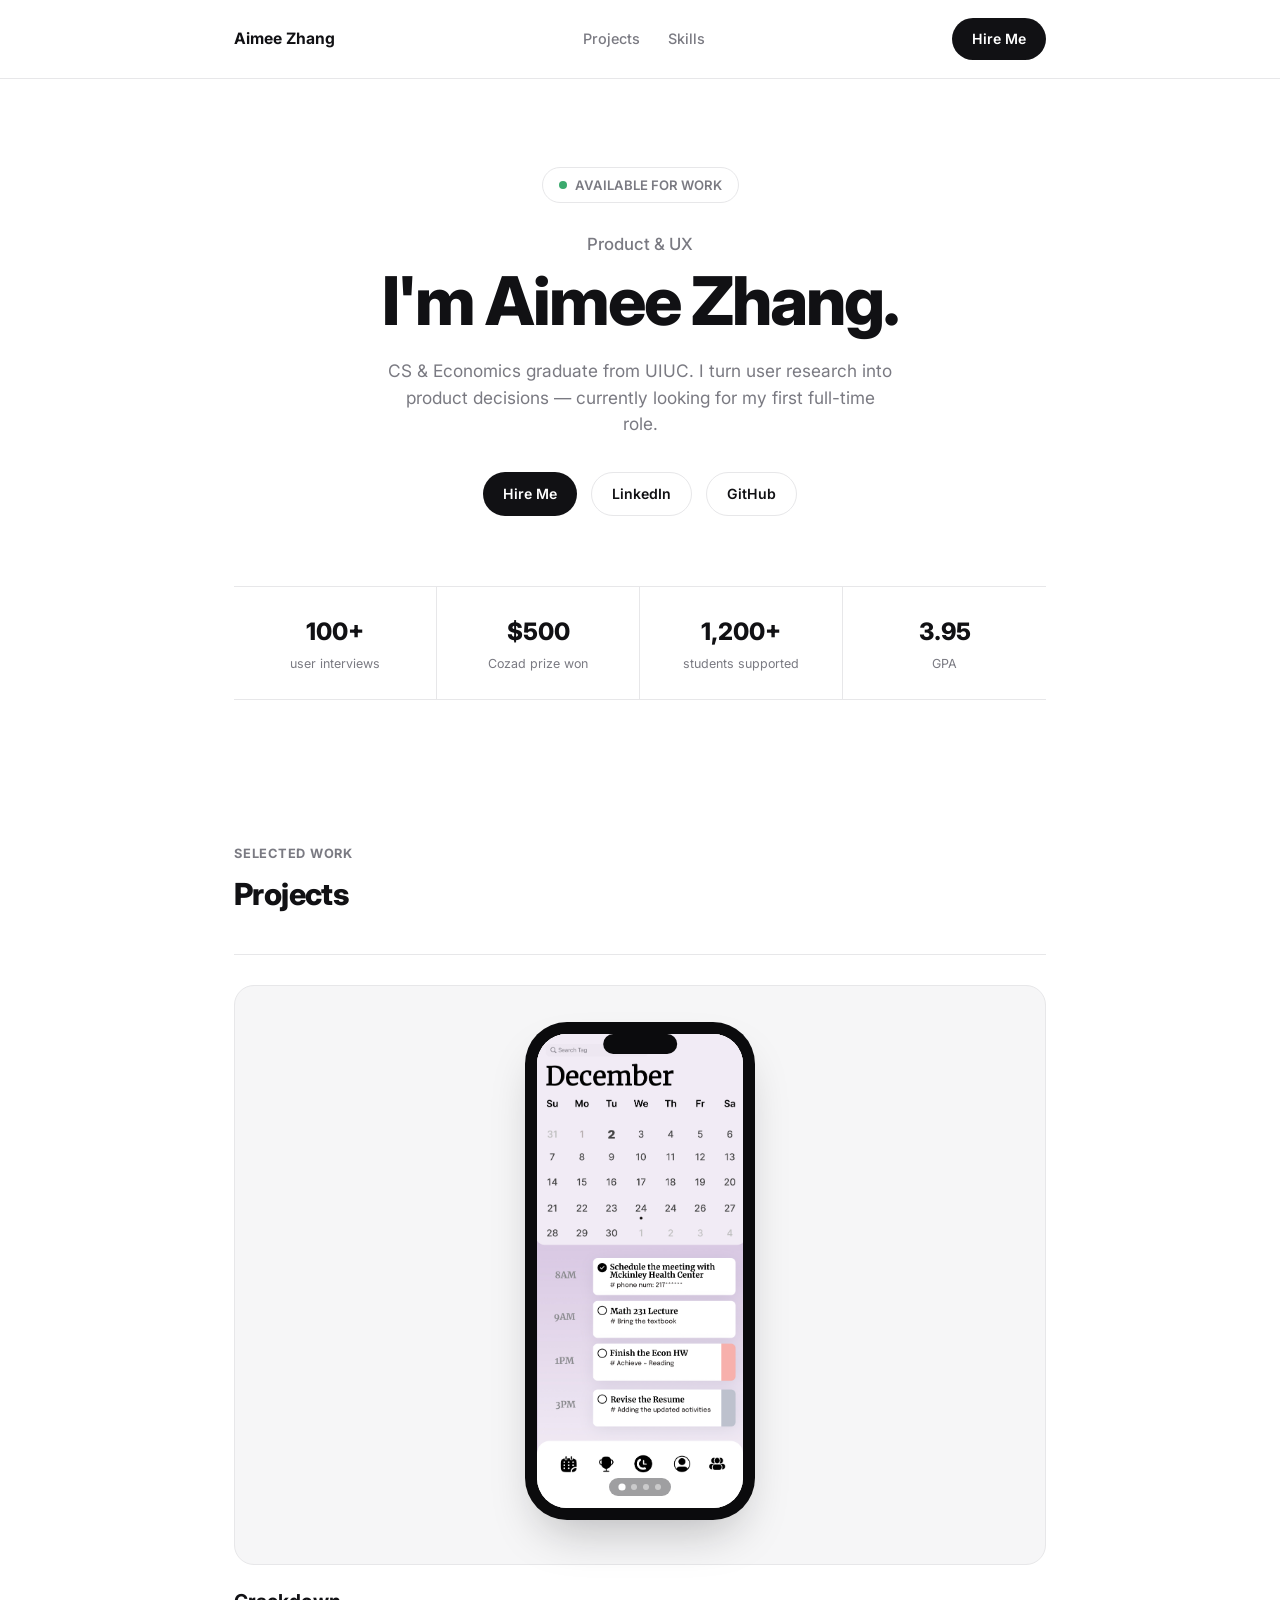
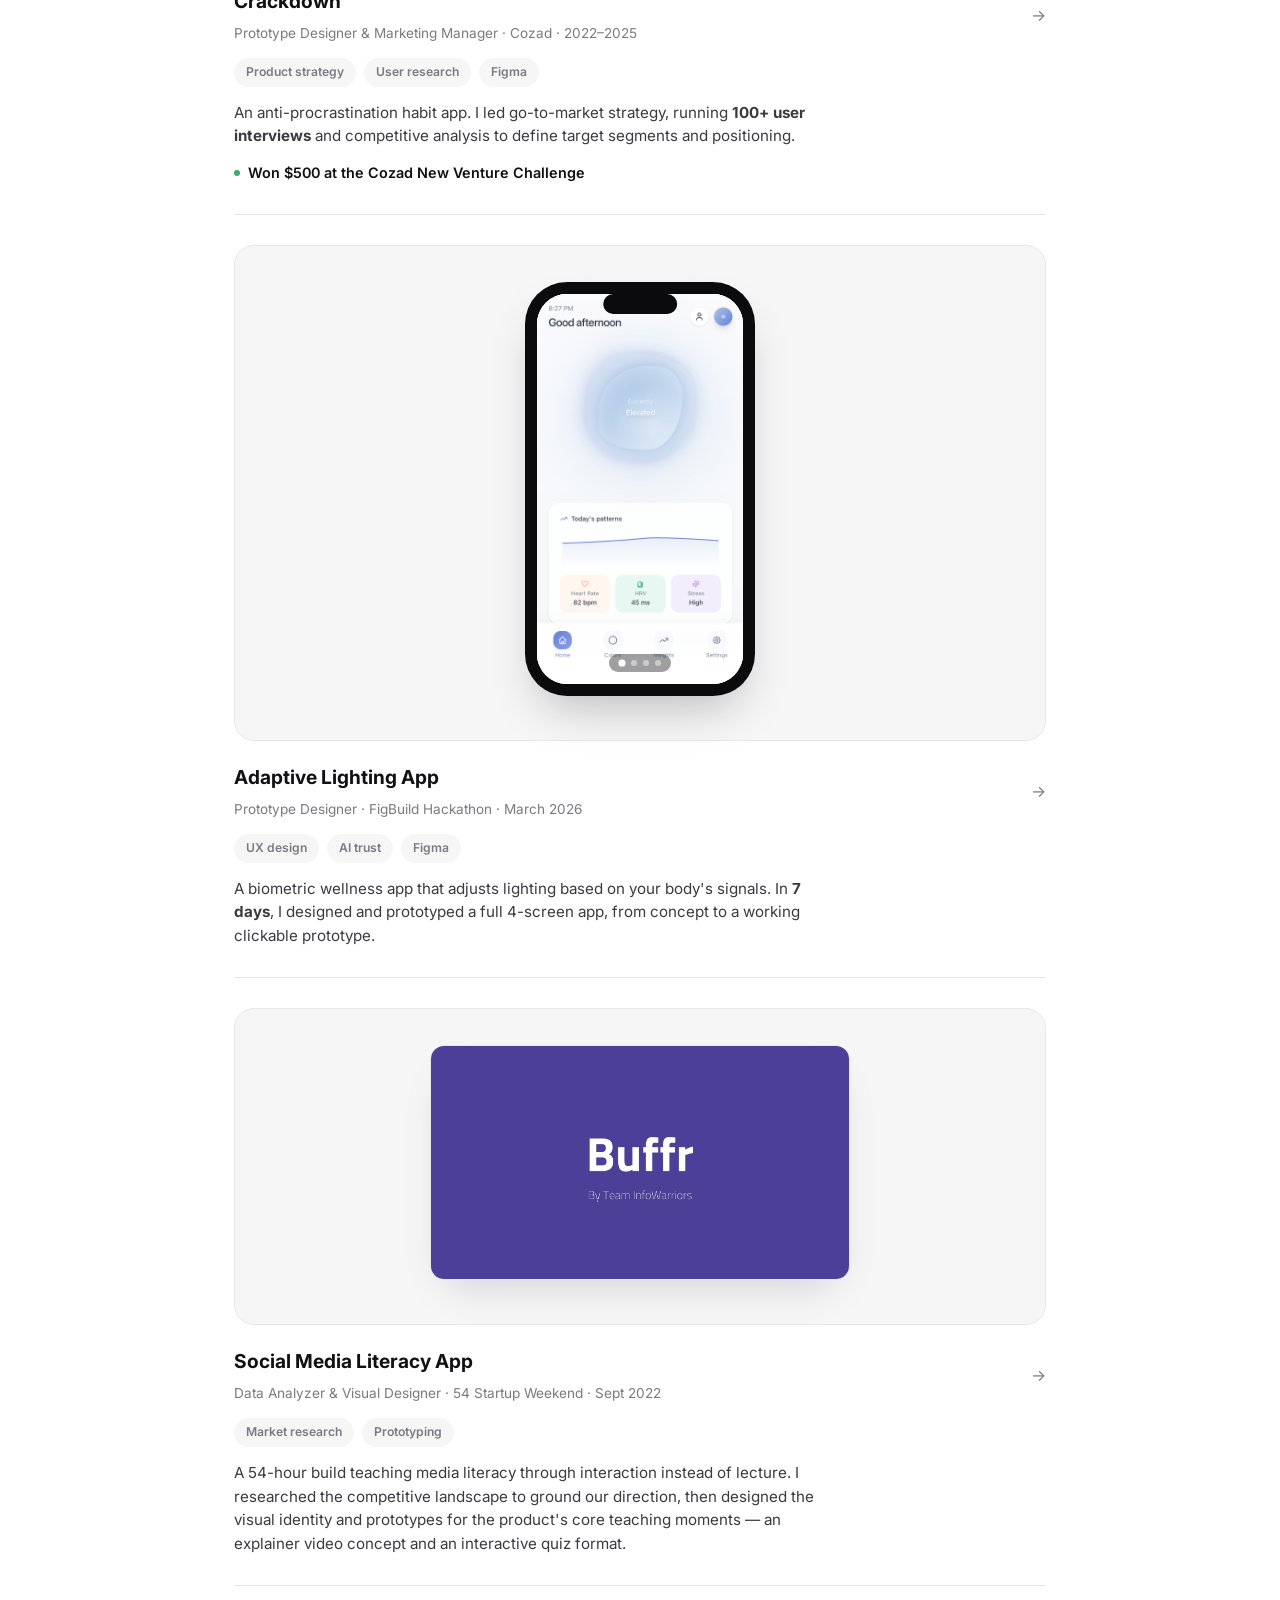
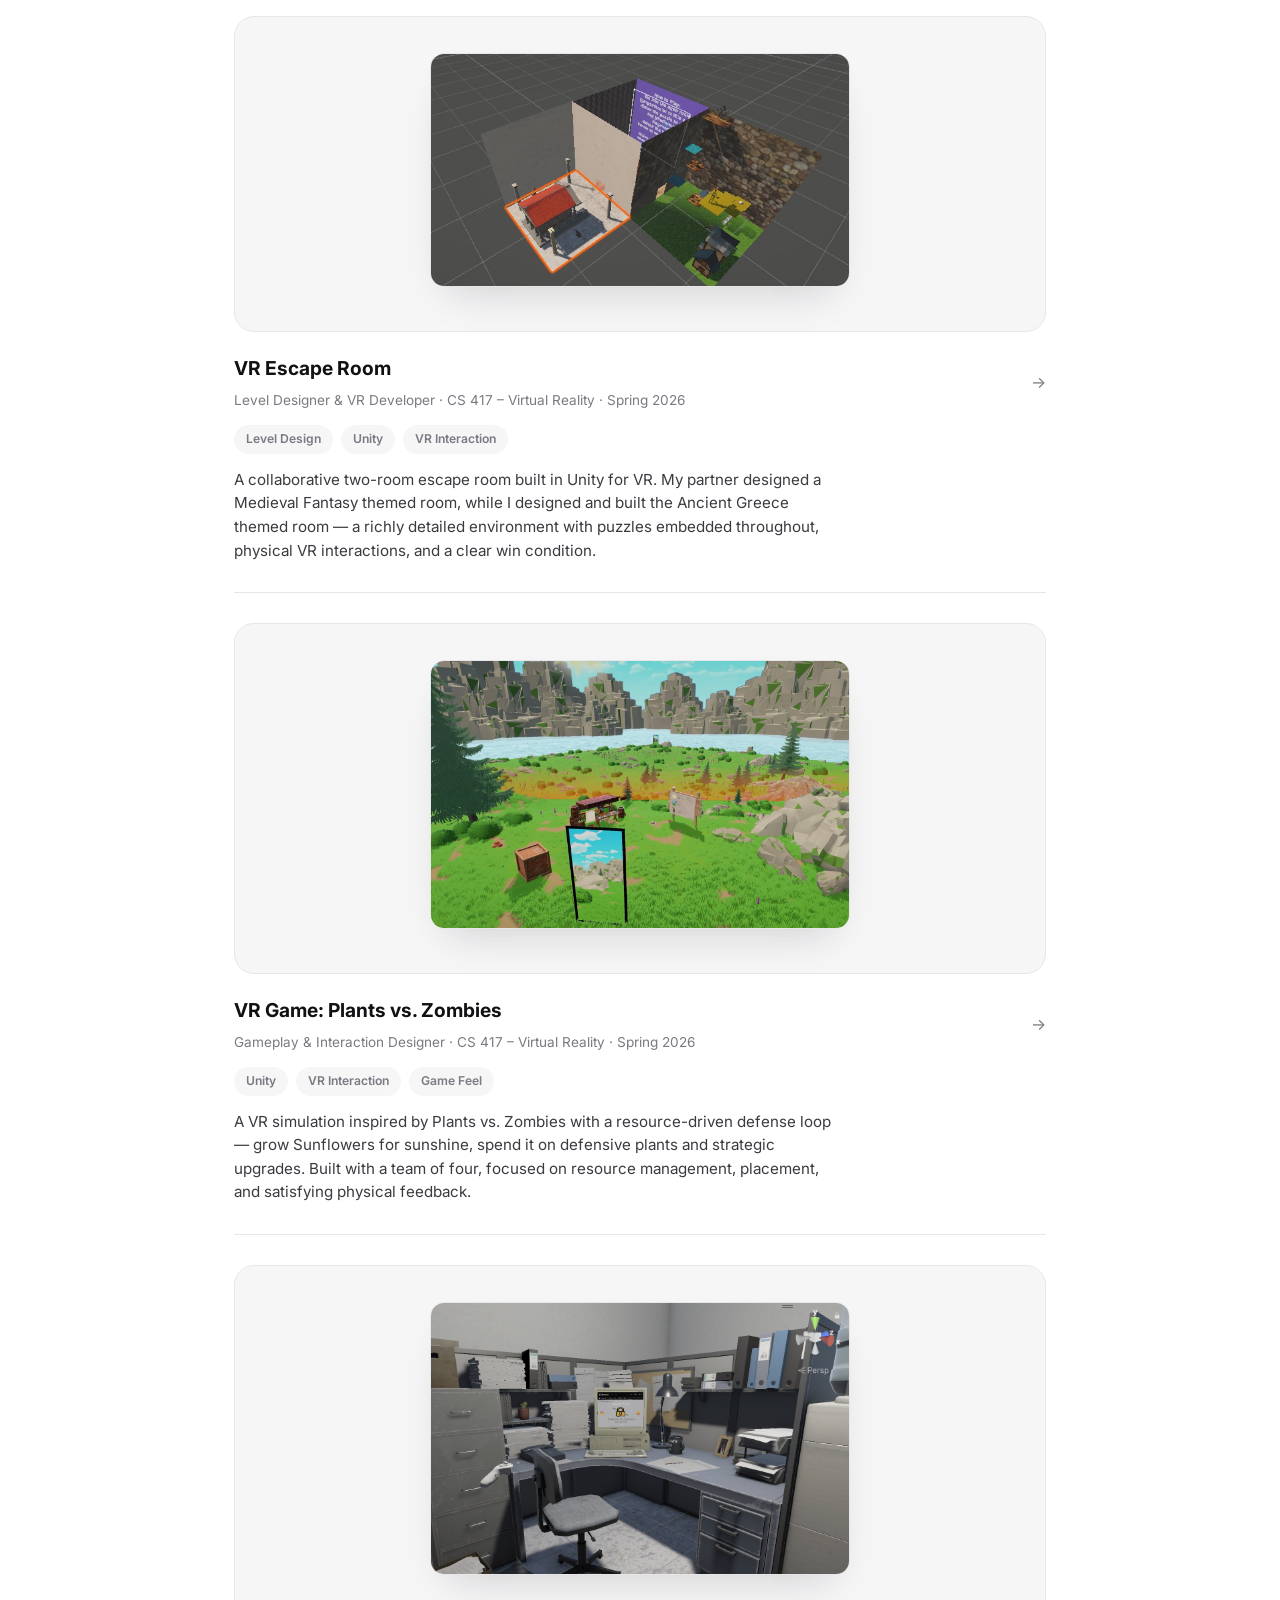
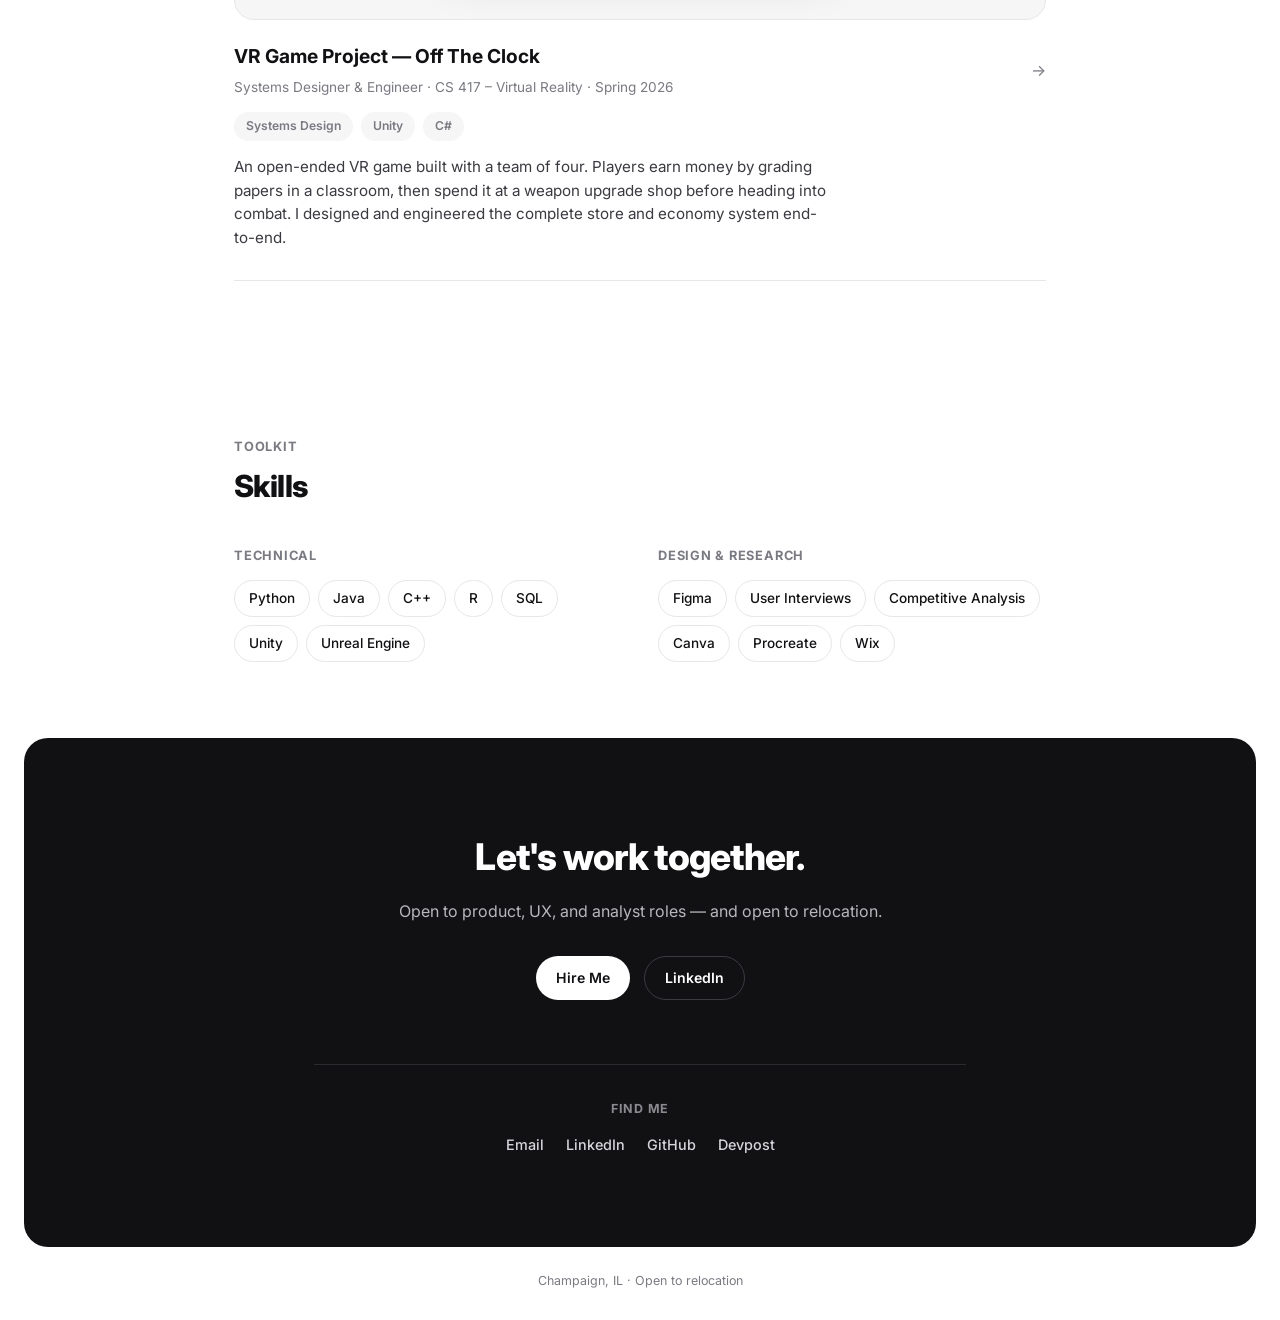
<file: index.html>
<!DOCTYPE html>
<html lang="en">
<head>
<meta charset="UTF-8">
<meta name="viewport" content="width=device-width, initial-scale=1.0">
<title>Aimee Zhang — Product &amp; UX</title>
<link rel="preconnect" href="https://fonts.googleapis.com">
<link href="https://fonts.googleapis.com/css2?family=Inter:wght@400;500;600;700;800&display=swap" rel="stylesheet">
<link rel="stylesheet" href="css/style.css?v=4">
</head>
<body>

<nav>
  <div class="wrap">
    <div class="brand">Aimee Zhang</div>
    <div class="navlinks">
      <a href="#work">Projects</a>
      <a href="#skills">Skills</a>
    </div>
    <a class="btn-pill" href="mailto:Aimeezhang1122@outlook.com">Hire Me</a>
  </div>
</nav>

<section class="hero">
  <div class="wrap">
    <span class="badge"><span class="dot"></span> AVAILABLE FOR WORK</span>
    <div class="kicker">Product &amp; UX</div>
    <h1>I'm Aimee Zhang.</h1>
    <p class="sub">CS &amp; Economics graduate from UIUC. I turn user research into product decisions — currently looking for my first full-time role.</p>
    <div class="hero-actions">
      <a class="btn-pill" href="mailto:Aimeezhang1122@outlook.com">Hire Me</a>
      <a class="btn-ghost" href="https://linkedin.com/in/aimee-zhang1122" target="_blank" rel="noopener">LinkedIn</a>
      <a class="btn-ghost" href="https://github.com/AimeeZzzz22" target="_blank" rel="noopener">GitHub</a>
    </div>

    <div class="metrics">
      <div class="metric"><div class="num">100+</div><div class="lbl">user interviews</div></div>
      <div class="metric"><div class="num">$500</div><div class="lbl">Cozad prize won</div></div>
      <div class="metric"><div class="num">1,200+</div><div class="lbl">students supported</div></div>
      <div class="metric"><div class="num">3.95</div><div class="lbl">GPA</div></div>
    </div>
  </div>
</section>

<section class="section" id="work">
  <div class="wrap">
    <div class="section-head">
      <div>
        <span class="eyebrow">Selected Work</span>
        <h2>Projects</h2>
      </div>
    </div>

    <a class="project-card" href="projects/crackdown.html">
      <div class="project-card-image">
        <div class="phone-frame">
          <div class="phone-screen">
            <div class="phone-slides">
              <div class="phone-slide"><img src="images/crackdown/preview.jpg" alt="Crackdown app calendar and daily task view"></div>
              <div class="phone-slide"><img src="images/crackdown/new-todo.png" alt="Crackdown app new to-do creation screen"></div>
              <div class="phone-slide"><img src="images/crackdown/goal-board.png" alt="Crackdown app goal board overview"></div>
              <div class="phone-slide"><img src="images/crackdown/goal-detail.png" alt="Crackdown app individual goal detail screen"></div>
            </div>
            <div class="phone-dots">
              <span class="phone-dot active"></span>
              <span class="phone-dot"></span>
              <span class="phone-dot"></span>
              <span class="phone-dot"></span>
            </div>
          </div>
        </div>
      </div>
      <div class="project-card-body">
        <div class="project-card-top">
          <div>
            <div class="project-title">Crackdown</div>
            <div class="project-meta">Prototype Designer &amp; Marketing Manager · Cozad · 2022–2025</div>
          </div>
          <span class="project-card-arrow">→</span>
        </div>
        <div class="tags"><span class="tag">Product strategy</span><span class="tag">User research</span><span class="tag">Figma</span></div>
        <p class="project-card-excerpt">An anti-procrastination habit app. I led go-to-market strategy, running <b>100+ user interviews</b> and competitive analysis to define target segments and positioning.</p>
        <div class="outcome-line"><span class="dot"></span> Won $500 at the Cozad New Venture Challenge</div>
      </div>
    </a>

    <a class="project-card" href="projects/adaptive-lighting.html">
      <div class="project-card-image">
        <div class="phone-frame">
          <div class="phone-screen">
            <div class="phone-slides">
              <div class="phone-slide"><img src="images/adaptive-lighting/home.png" alt="Adaptive Lighting App home screen showing biometric state"></div>
              <div class="phone-slide"><img src="images/adaptive-lighting/color-selection.png" alt="Adaptive Lighting App color selection and analysis screen"></div>
              <div class="phone-slide"><img src="images/adaptive-lighting/insights.png" alt="Adaptive Lighting App insights and color performance screen"></div>
              <div class="phone-slide phone-slide--dark"><img src="images/adaptive-lighting/smart-room.png" alt="Adaptive Lighting App smart room device control screen"></div>
            </div>
            <div class="phone-dots">
              <span class="phone-dot active"></span>
              <span class="phone-dot"></span>
              <span class="phone-dot"></span>
              <span class="phone-dot"></span>
            </div>
          </div>
        </div>
      </div>
      <div class="project-card-body">
        <div class="project-card-top">
          <div>
            <div class="project-title">Adaptive Lighting App</div>
            <div class="project-meta">Prototype Designer · FigBuild Hackathon · March 2026</div>
          </div>
          <span class="project-card-arrow">→</span>
        </div>
        <div class="tags"><span class="tag">UX design</span><span class="tag">AI trust</span><span class="tag">Figma</span></div>
        <p class="project-card-excerpt">A biometric wellness app that adjusts lighting based on your body's signals. In <b>7 days</b>, I designed and prototyped a full 4-screen app, from concept to a working clickable prototype.</p>
      </div>
    </a>

    <a class="project-card" href="projects/social-media-literacy.html">
      <div class="project-card-image">
        <div class="phone-frame phone-frame--deck">
          <div class="phone-screen">
            <div class="phone-slides">
              <div class="phone-slide"><img src="images/social-media-literacy/title.jpg" alt="Buffr pitch deck title slide"></div>
              <div class="phone-slide"><img src="images/social-media-literacy/the-problem.jpg" alt="Buffr pitch deck: this is a huge problem statistics slide"></div>
              <div class="phone-slide"><img src="images/social-media-literacy/introducing-buffr.jpg" alt="Buffr pitch deck: introducing Buffr concept slide"></div>
              <div class="phone-slide"><img src="images/social-media-literacy/choose-character.jpg" alt="Buffr app choose your character game screen"></div>
              <div class="phone-slide"><img src="images/social-media-literacy/ad-choice-game.jpg" alt="Buffr app Instagram ad choice interactive game screen"></div>
            </div>
            <div class="phone-dots">
              <span class="phone-dot active"></span>
              <span class="phone-dot"></span>
              <span class="phone-dot"></span>
              <span class="phone-dot"></span>
              <span class="phone-dot"></span>
            </div>
          </div>
        </div>
      </div>
      <div class="project-card-body">
        <div class="project-card-top">
          <div>
            <div class="project-title">Social Media Literacy App</div>
            <div class="project-meta">Data Analyzer &amp; Visual Designer · 54 Startup Weekend · Sept 2022</div>
          </div>
          <span class="project-card-arrow">→</span>
        </div>
        <div class="tags"><span class="tag">Market research</span><span class="tag">Prototyping</span></div>
        <p class="project-card-excerpt">A 54-hour build teaching media literacy through interaction instead of lecture. I researched the competitive landscape to ground our direction, then designed the visual identity and prototypes for the product's core teaching moments — an explainer video concept and an interactive quiz format.</p>
      </div>
    </a>

    <a class="project-card" href="projects/vr-escape-room.html">
      <div class="project-card-image">
        <div class="phone-frame phone-frame--deck">
          <div class="phone-screen">
            <div class="phone-slides">
              <div class="phone-slide"><img src="images/vr-escape-room/preview.jpg" alt="Two-room Unity VR escape room, Ancient Greece and Medieval Fantasy themed"></div>
            </div>
          </div>
        </div>
      </div>
      <div class="project-card-body">
        <div class="project-card-top">
          <div>
            <div class="project-title">VR Escape Room</div>
            <div class="project-meta">Level Designer &amp; VR Developer · CS 417 – Virtual Reality · Spring 2026</div>
          </div>
          <span class="project-card-arrow">→</span>
        </div>
        <div class="tags"><span class="tag">Level Design</span><span class="tag">Unity</span><span class="tag">VR Interaction</span></div>
        <p class="project-card-excerpt">A collaborative two-room escape room built in Unity for VR. My partner designed a Medieval Fantasy themed room, while I designed and built the Ancient Greece themed room — a richly detailed environment with puzzles embedded throughout, physical VR interactions, and a clear win condition.</p>
      </div>
    </a>

    <a class="project-card" href="projects/vr-juicy-feedback.html">
      <div class="project-card-image">
        <div class="phone-frame phone-frame--deck">
          <div class="phone-screen">
            <div class="phone-slides">
              <div class="phone-slide"><img src="images/vr-juicy-feedback/preview.jpg" alt="VR interactive simulation inspired by Plants vs Zombies, resource-driven defense loop"></div>
            </div>
          </div>
        </div>
      </div>
      <div class="project-card-body">
        <div class="project-card-top">
          <div>
            <div class="project-title">VR Game: Plants vs. Zombies</div>
            <div class="project-meta">Gameplay &amp; Interaction Designer · CS 417 – Virtual Reality · Spring 2026</div>
          </div>
          <span class="project-card-arrow">→</span>
        </div>
        <div class="tags"><span class="tag">Unity</span><span class="tag">VR Interaction</span><span class="tag">Game Feel</span></div>
        <p class="project-card-excerpt">A VR simulation inspired by Plants vs. Zombies with a resource-driven defense loop — grow Sunflowers for sunshine, spend it on defensive plants and strategic upgrades. Built with a team of four, focused on resource management, placement, and satisfying physical feedback.</p>
      </div>
    </a>

    <a class="project-card" href="projects/vr-off-the-clock.html">
      <div class="project-card-image">
        <div class="phone-frame phone-frame--deck">
          <div class="phone-screen">
            <div class="phone-slides">
              <div class="phone-slide"><img src="images/vr-off-the-clock/preview.jpg" alt="Off The Clock VR game, office cubicle environment where players earn money grading papers"></div>
            </div>
          </div>
        </div>
      </div>
      <div class="project-card-body">
        <div class="project-card-top">
          <div>
            <div class="project-title">VR Game Project — Off The Clock</div>
            <div class="project-meta">Systems Designer &amp; Engineer · CS 417 – Virtual Reality · Spring 2026</div>
          </div>
          <span class="project-card-arrow">→</span>
        </div>
        <div class="tags"><span class="tag">Systems Design</span><span class="tag">Unity</span><span class="tag">C#</span></div>
        <p class="project-card-excerpt">An open-ended VR game built with a team of four. Players earn money by grading papers in a classroom, then spend it at a weapon upgrade shop before heading into combat. I designed and engineered the complete store and economy system end-to-end.</p>
      </div>
    </a>
  </div>
</section>

<section class="section" id="skills">
  <div class="wrap">
    <div class="section-head">
      <div>
        <span class="eyebrow">Toolkit</span>
        <h2>Skills</h2>
      </div>
    </div>
    <div class="skills-wrap">
      <div class="skill-col">
        <h4>Technical</h4>
        <div class="chip-row">
          <span class="chip">Python</span><span class="chip">Java</span><span class="chip">C++</span>
          <span class="chip">R</span><span class="chip">SQL</span><span class="chip">Unity</span><span class="chip">Unreal Engine</span>
        </div>
      </div>
      <div class="skill-col">
        <h4>Design &amp; Research</h4>
        <div class="chip-row">
          <span class="chip">Figma</span><span class="chip">User Interviews</span><span class="chip">Competitive Analysis</span>
          <span class="chip">Canva</span><span class="chip">Procreate</span><span class="chip">Wix</span>
        </div>
      </div>
    </div>
  </div>
</section>

<footer>
  <div class="wrap">
    <h2>Let's work together.</h2>
    <p>Open to product, UX, and analyst roles — and open to relocation.</p>
    <div class="hero-actions">
      <a class="btn-pill" href="mailto:Aimeezhang1122@outlook.com">Hire Me</a>
      <a class="btn-ghost" href="https://linkedin.com/in/aimee-zhang1122" target="_blank" rel="noopener">LinkedIn</a>
    </div>
    <div class="follow">
      <h4>Find Me</h4>
      <div class="follow-links">
        <a href="mailto:Aimeezhang1122@outlook.com">Email</a>
        <a href="https://linkedin.com/in/aimee-zhang1122" target="_blank" rel="noopener">LinkedIn</a>
        <a href="https://github.com/AimeeZzzz22" target="_blank" rel="noopener">GitHub</a>
        <a href="https://devpost.com/aimeezhang1122" target="_blank" rel="noopener">Devpost</a>
      </div>
    </div>
  </div>
</footer>
<div class="copyright">Champaign, IL · Open to relocation</div>

<script src="js/phone-carousel.js?v=4"></script>
</body>
</html>
</file>
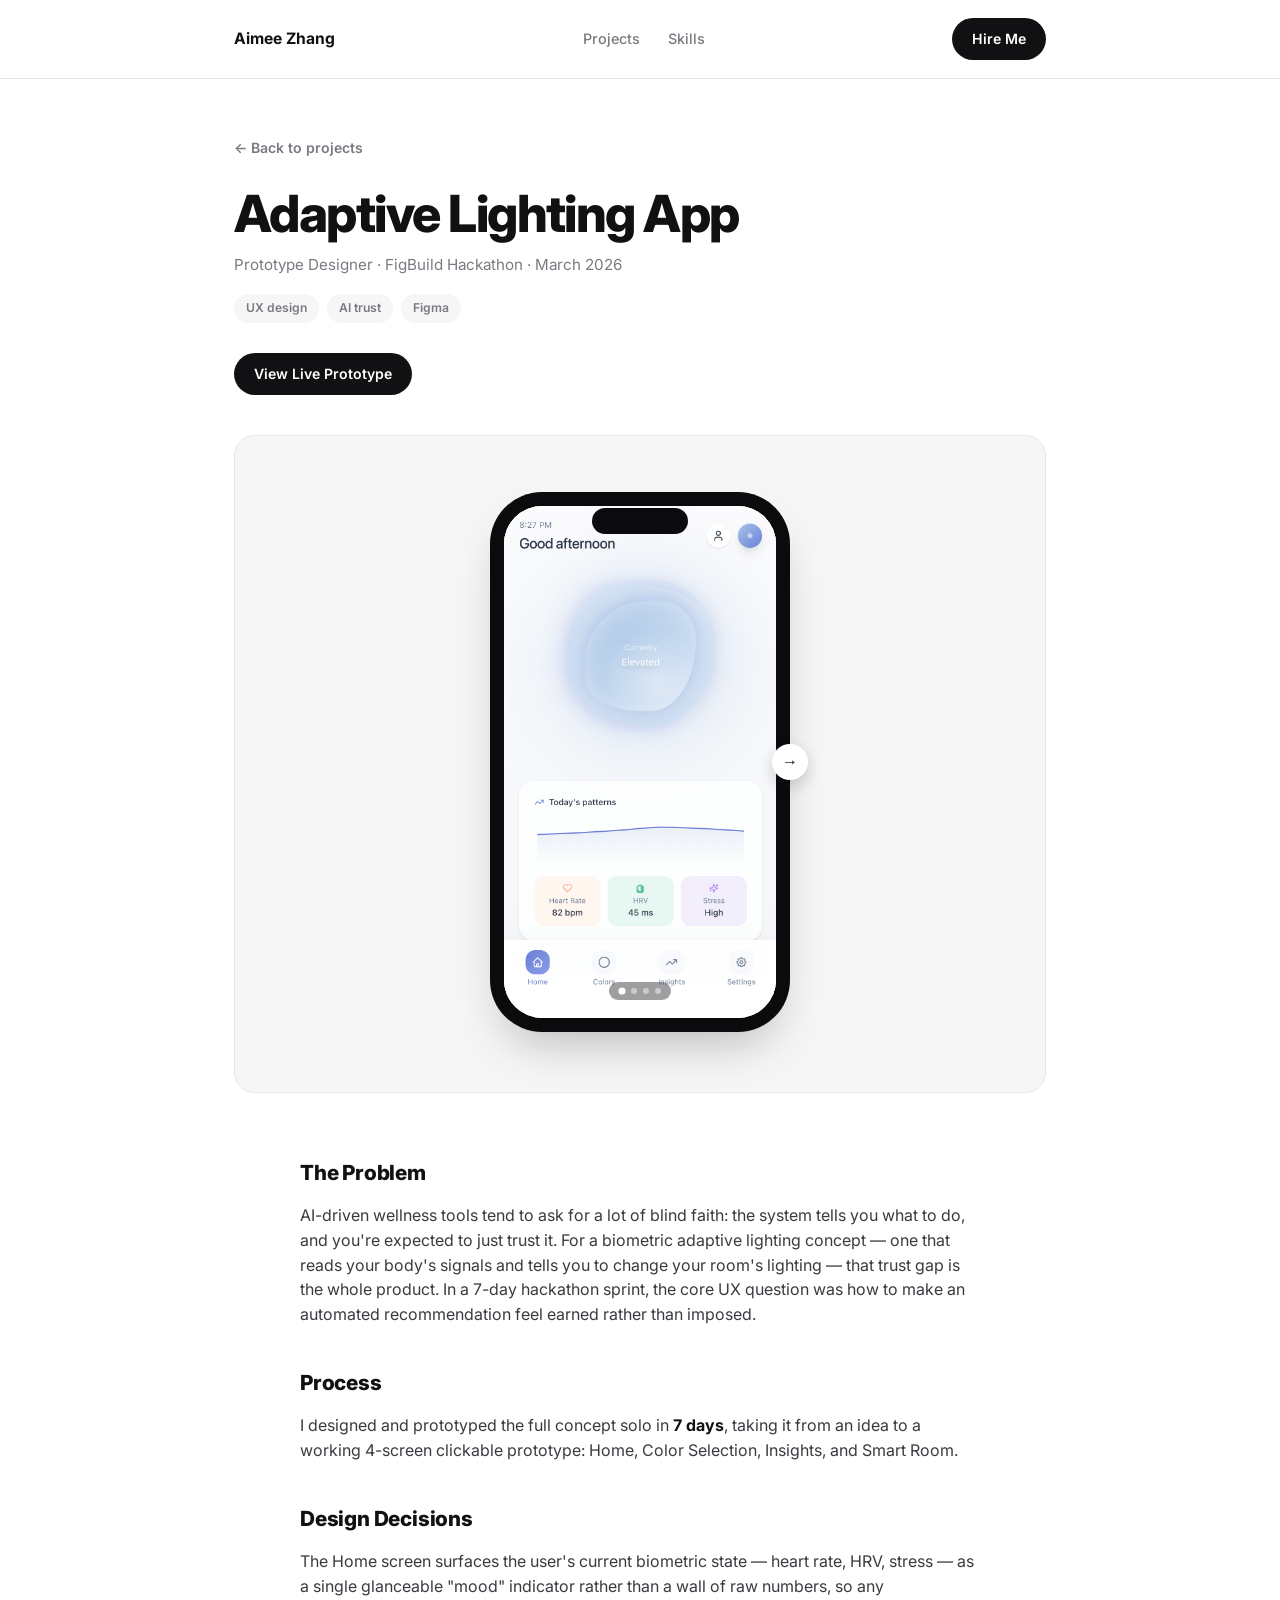
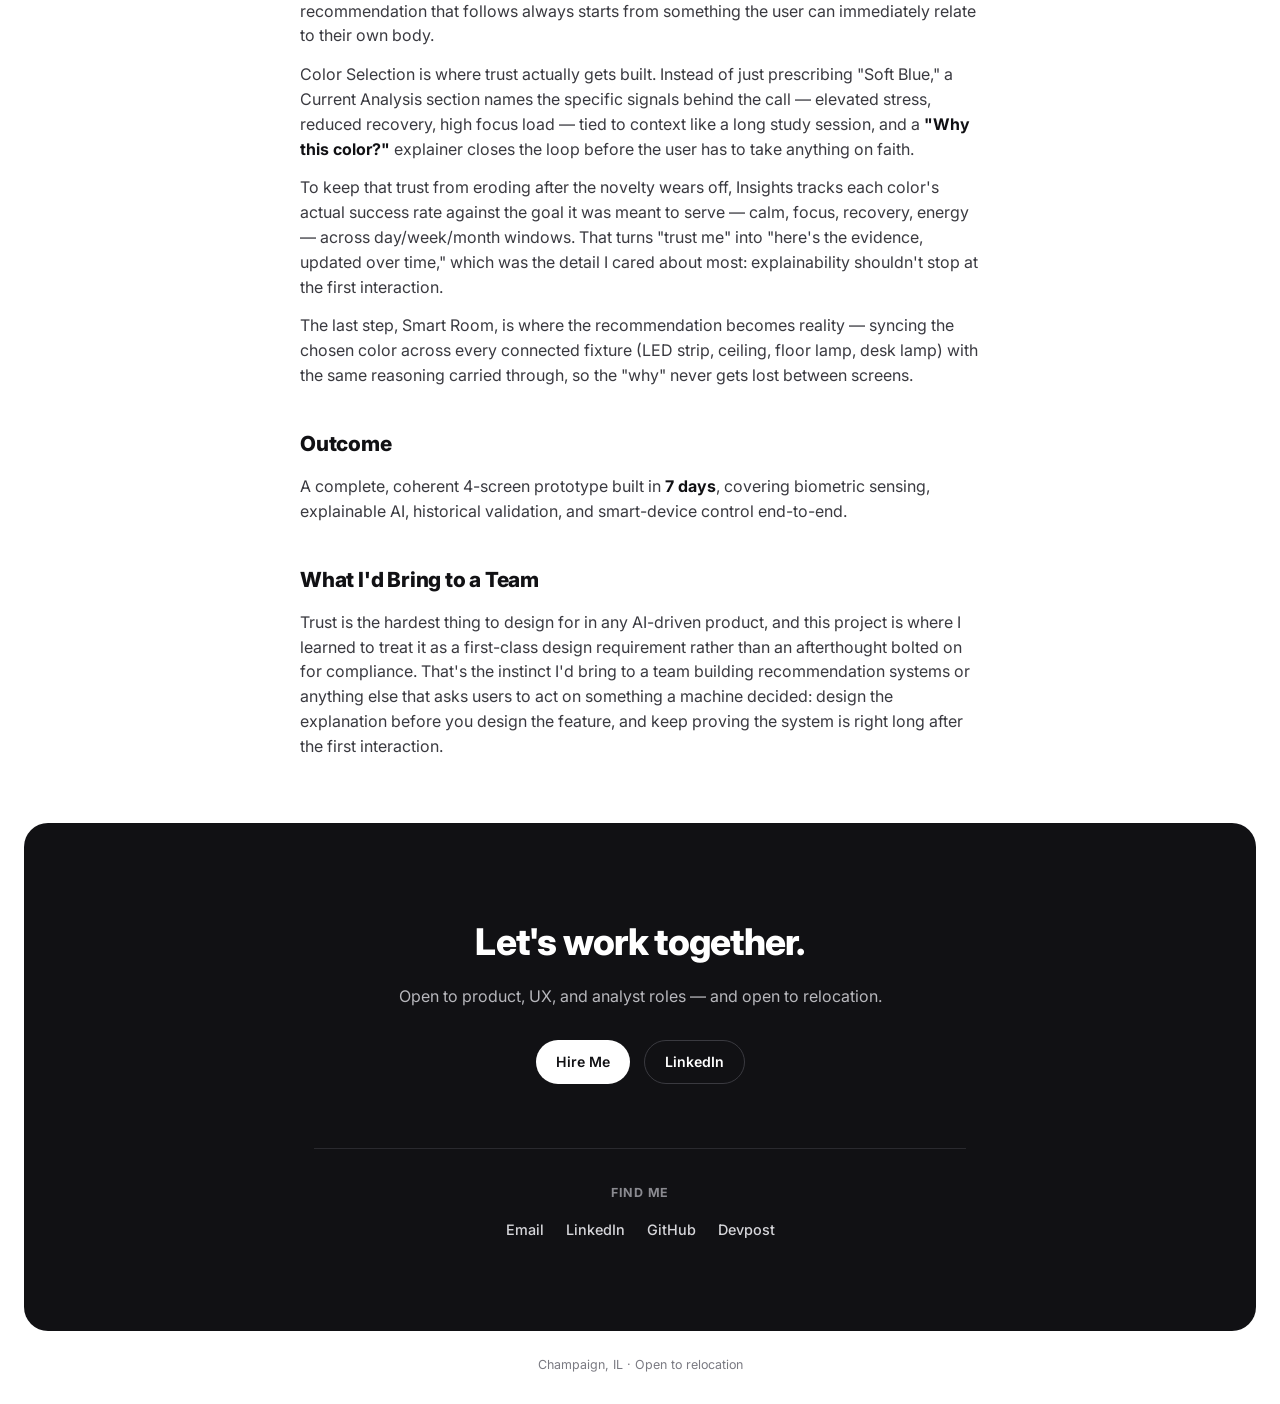
<file: projects/adaptive-lighting.html>
<!DOCTYPE html>
<html lang="en">
<head>
<meta charset="UTF-8">
<meta name="viewport" content="width=device-width, initial-scale=1.0">
<title>Adaptive Lighting App — Aimee Zhang</title>
<link rel="preconnect" href="https://fonts.googleapis.com">
<link href="https://fonts.googleapis.com/css2?family=Inter:wght@400;500;600;700;800&display=swap" rel="stylesheet">
<link rel="stylesheet" href="../css/style.css?v=4">
</head>
<body>

<nav>
  <div class="wrap">
    <div class="brand">Aimee Zhang</div>
    <div class="navlinks">
      <a href="../index.html#work">Projects</a>
      <a href="../index.html#skills">Skills</a>
    </div>
    <a class="btn-pill" href="mailto:Aimeezhang1122@outlook.com">Hire Me</a>
  </div>
</nav>

<header class="detail-header">
  <div class="wrap">
    <a class="back-link" href="../index.html#work">← Back to projects</a>
    <h1>Adaptive Lighting App</h1>
    <div class="detail-meta">Prototype Designer · FigBuild Hackathon · March 2026</div>
    <div class="tags"><span class="tag">UX design</span><span class="tag">AI trust</span><span class="tag">Figma</span></div>
    <div class="detail-links">
      <a class="btn-pill" href="https://storm-tray-96896347.figma.site/" target="_blank" rel="noopener">View Live Prototype</a>
    </div>
  </div>
</header>

<div class="wrap">
  <div class="detail-hero">
    <div class="phone-frame phone-frame--large">
      <button class="phone-arrow phone-arrow--prev" aria-label="Previous screen">←</button>
      <button class="phone-arrow phone-arrow--next" aria-label="Next screen">→</button>
      <div class="phone-screen">
        <div class="phone-slides">
          <div class="phone-slide"><img src="../images/adaptive-lighting/home.png" alt="Adaptive Lighting App home screen showing biometric state"></div>
          <div class="phone-slide"><img src="../images/adaptive-lighting/color-selection.png" alt="Adaptive Lighting App color selection and analysis screen"></div>
          <div class="phone-slide"><img src="../images/adaptive-lighting/insights.png" alt="Adaptive Lighting App insights and color performance screen"></div>
          <div class="phone-slide phone-slide--dark"><img src="../images/adaptive-lighting/smart-room.png" alt="Adaptive Lighting App smart room device control screen"></div>
        </div>
        <div class="phone-dots">
          <button class="phone-dot active" aria-label="Show home screen"></button>
          <button class="phone-dot" aria-label="Show color selection screen"></button>
          <button class="phone-dot" aria-label="Show insights screen"></button>
          <button class="phone-dot" aria-label="Show smart room screen"></button>
        </div>
      </div>
    </div>
  </div>
</div>

<article class="article">
  <h3>The Problem</h3>
  <p>AI-driven wellness tools tend to ask for a lot of blind faith: the system tells you what to do, and you're expected to just trust it. For a biometric adaptive lighting concept — one that reads your body's signals and tells you to change your room's lighting — that trust gap is the whole product. In a 7-day hackathon sprint, the core UX question was how to make an automated recommendation feel earned rather than imposed.</p>

  <h3>Process</h3>
  <p>I designed and prototyped the full concept solo in <b>7 days</b>, taking it from an idea to a working 4-screen clickable prototype: Home, Color Selection, Insights, and Smart Room.</p>

  <h3>Design Decisions</h3>
  <p>The Home screen surfaces the user's current biometric state — heart rate, HRV, stress — as a single glanceable "mood" indicator rather than a wall of raw numbers, so any recommendation that follows always starts from something the user can immediately relate to their own body.</p>
  <p>Color Selection is where trust actually gets built. Instead of just prescribing "Soft Blue," a Current Analysis section names the specific signals behind the call — elevated stress, reduced recovery, high focus load — tied to context like a long study session, and a <b>"Why this color?"</b> explainer closes the loop before the user has to take anything on faith.</p>
  <p>To keep that trust from eroding after the novelty wears off, Insights tracks each color's actual success rate against the goal it was meant to serve — calm, focus, recovery, energy — across day/week/month windows. That turns "trust me" into "here's the evidence, updated over time," which was the detail I cared about most: explainability shouldn't stop at the first interaction.</p>
  <p>The last step, Smart Room, is where the recommendation becomes reality — syncing the chosen color across every connected fixture (LED strip, ceiling, floor lamp, desk lamp) with the same reasoning carried through, so the "why" never gets lost between screens.</p>

  <h3>Outcome</h3>
  <p>A complete, coherent 4-screen prototype built in <b>7 days</b>, covering biometric sensing, explainable AI, historical validation, and smart-device control end-to-end.</p>

  <h3>What I'd Bring to a Team</h3>
  <p>Trust is the hardest thing to design for in any AI-driven product, and this project is where I learned to treat it as a first-class design requirement rather than an afterthought bolted on for compliance. That's the instinct I'd bring to a team building recommendation systems or anything else that asks users to act on something a machine decided: design the explanation before you design the feature, and keep proving the system is right long after the first interaction.</p>
</article>

<footer>
  <div class="wrap">
    <h2>Let's work together.</h2>
    <p>Open to product, UX, and analyst roles — and open to relocation.</p>
    <div class="hero-actions">
      <a class="btn-pill" href="mailto:Aimeezhang1122@outlook.com">Hire Me</a>
      <a class="btn-ghost" href="https://linkedin.com/in/aimee-zhang1122" target="_blank" rel="noopener">LinkedIn</a>
    </div>
    <div class="follow">
      <h4>Find Me</h4>
      <div class="follow-links">
        <a href="mailto:Aimeezhang1122@outlook.com">Email</a>
        <a href="https://linkedin.com/in/aimee-zhang1122" target="_blank" rel="noopener">LinkedIn</a>
        <a href="https://github.com/AimeeZzzz22" target="_blank" rel="noopener">GitHub</a>
        <a href="https://devpost.com/aimeezhang1122" target="_blank" rel="noopener">Devpost</a>
      </div>
    </div>
  </div>
</footer>
<div class="copyright">Champaign, IL · Open to relocation</div>

<script src="../js/phone-carousel.js?v=4"></script>
</body>
</html>
</file>
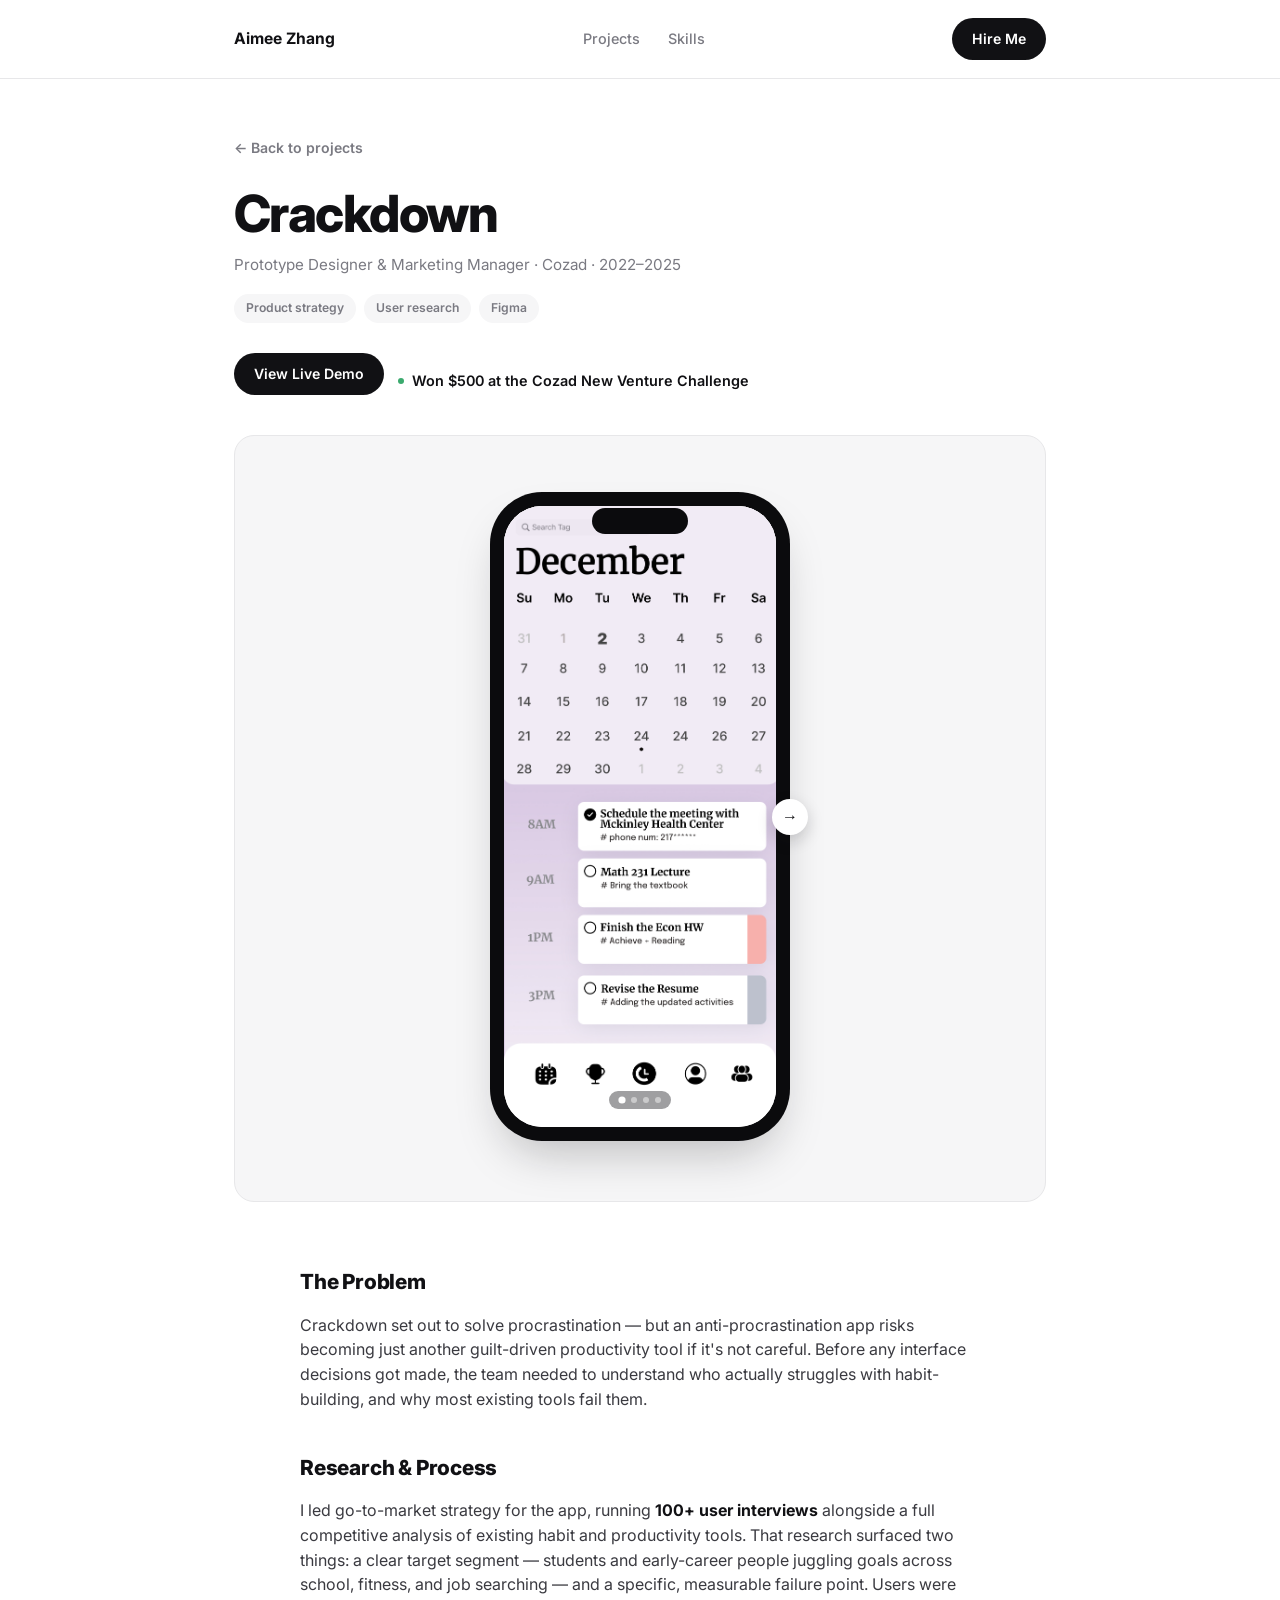
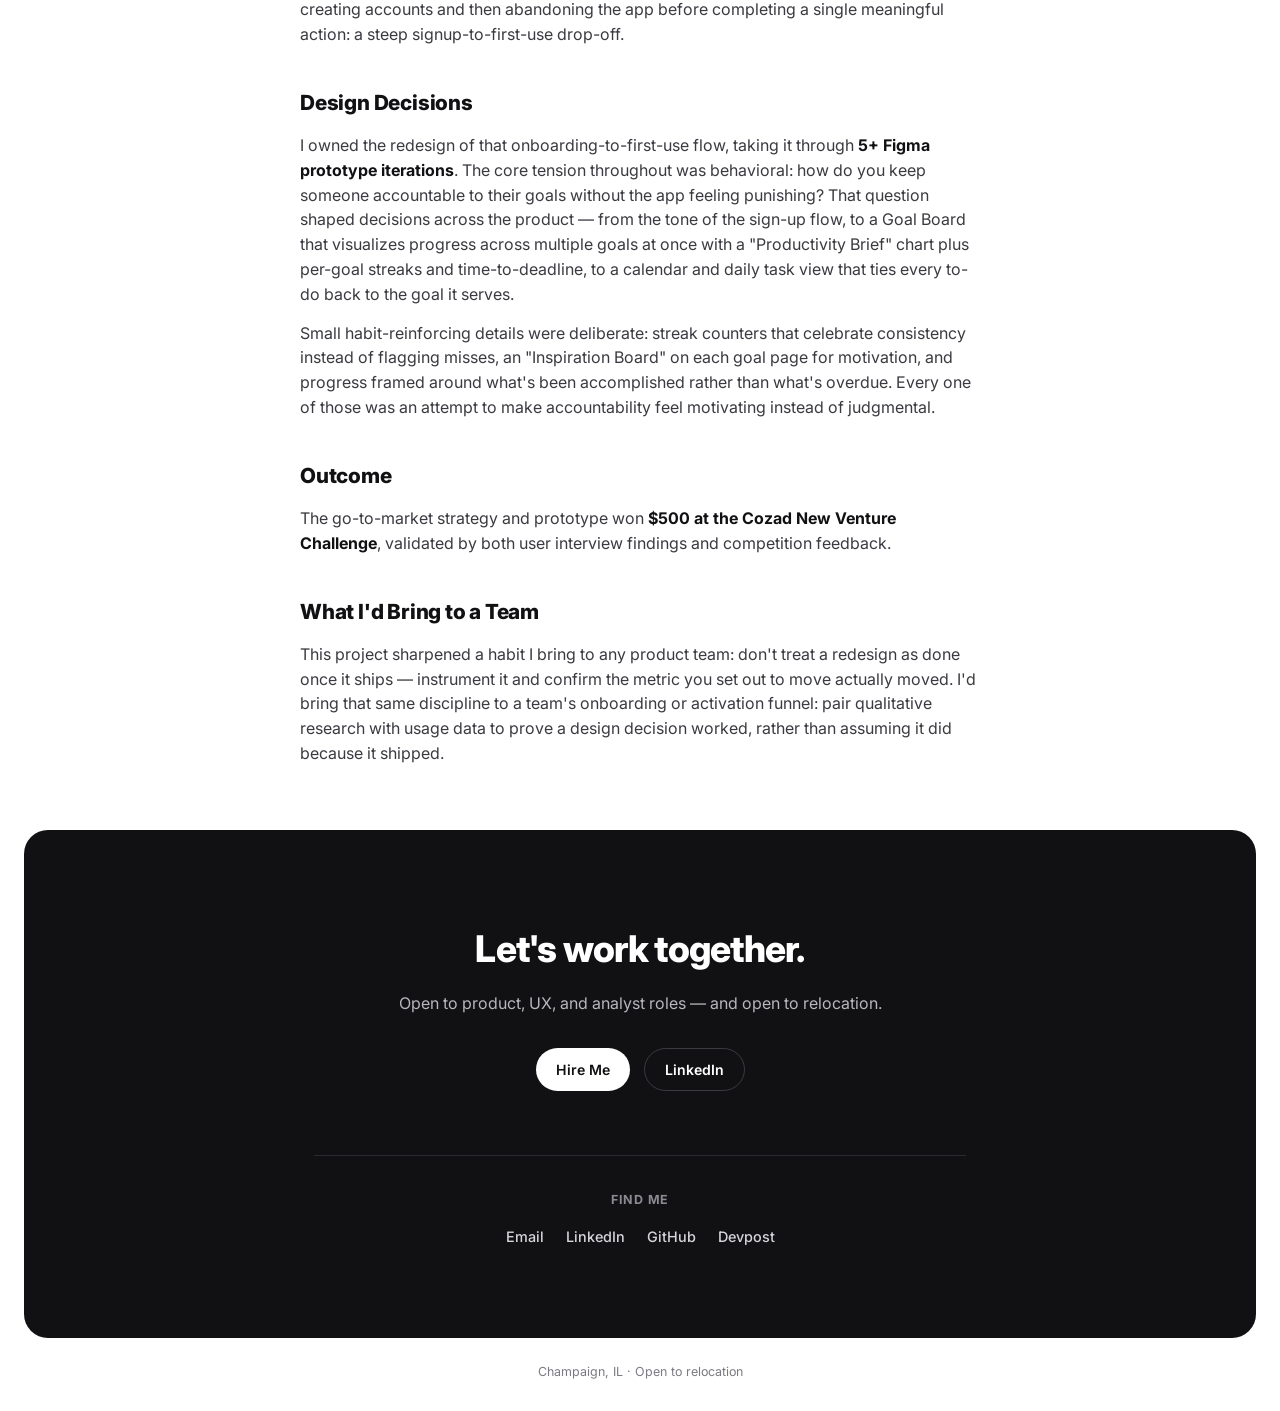
<file: projects/crackdown.html>
<!DOCTYPE html>
<html lang="en">
<head>
<meta charset="UTF-8">
<meta name="viewport" content="width=device-width, initial-scale=1.0">
<title>Crackdown — Aimee Zhang</title>
<link rel="preconnect" href="https://fonts.googleapis.com">
<link href="https://fonts.googleapis.com/css2?family=Inter:wght@400;500;600;700;800&display=swap" rel="stylesheet">
<link rel="stylesheet" href="../css/style.css?v=4">
</head>
<body>

<nav>
  <div class="wrap">
    <div class="brand">Aimee Zhang</div>
    <div class="navlinks">
      <a href="../index.html#work">Projects</a>
      <a href="../index.html#skills">Skills</a>
    </div>
    <a class="btn-pill" href="mailto:Aimeezhang1122@outlook.com">Hire Me</a>
  </div>
</nav>

<header class="detail-header">
  <div class="wrap">
    <a class="back-link" href="../index.html#work">← Back to projects</a>
    <h1>Crackdown</h1>
    <div class="detail-meta">Prototype Designer &amp; Marketing Manager · Cozad · 2022–2025</div>
    <div class="tags"><span class="tag">Product strategy</span><span class="tag">User research</span><span class="tag">Figma</span></div>
    <div class="detail-links">
      <a class="btn-pill" href="https://aimeezzzz22.github.io/Crackdown" target="_blank" rel="noopener">View Live Demo</a>
      <span class="outcome-line"><span class="dot"></span> Won $500 at the Cozad New Venture Challenge</span>
    </div>
  </div>
</header>

<div class="wrap">
  <div class="detail-hero">
    <div class="phone-frame phone-frame--large">
      <button class="phone-arrow phone-arrow--prev" aria-label="Previous screen">←</button>
      <button class="phone-arrow phone-arrow--next" aria-label="Next screen">→</button>
      <div class="phone-screen">
        <div class="phone-slides">
          <div class="phone-slide"><img src="../images/crackdown/preview.jpg" alt="Crackdown app calendar and daily task view"></div>
          <div class="phone-slide"><img src="../images/crackdown/new-todo.png" alt="Crackdown app new to-do creation screen"></div>
          <div class="phone-slide"><img src="../images/crackdown/goal-board.png" alt="Crackdown app goal board overview"></div>
          <div class="phone-slide"><img src="../images/crackdown/goal-detail.png" alt="Crackdown app individual goal detail screen"></div>
        </div>
        <div class="phone-dots">
          <button class="phone-dot active" aria-label="Show calendar screen"></button>
          <button class="phone-dot" aria-label="Show new to-do screen"></button>
          <button class="phone-dot" aria-label="Show goal board screen"></button>
          <button class="phone-dot" aria-label="Show goal detail screen"></button>
        </div>
      </div>
    </div>
  </div>
</div>

<article class="article">
  <h3>The Problem</h3>
  <p>Crackdown set out to solve procrastination — but an anti-procrastination app risks becoming just another guilt-driven productivity tool if it's not careful. Before any interface decisions got made, the team needed to understand who actually struggles with habit-building, and why most existing tools fail them.</p>

  <h3>Research &amp; Process</h3>
  <p>I led go-to-market strategy for the app, running <b>100+ user interviews</b> alongside a full competitive analysis of existing habit and productivity tools. That research surfaced two things: a clear target segment — students and early-career people juggling goals across school, fitness, and job searching — and a specific, measurable failure point. Users were creating accounts and then abandoning the app before completing a single meaningful action: a steep signup-to-first-use drop-off.</p>

  <h3>Design Decisions</h3>
  <p>I owned the redesign of that onboarding-to-first-use flow, taking it through <b>5+ Figma prototype iterations</b>. The core tension throughout was behavioral: how do you keep someone accountable to their goals without the app feeling punishing? That question shaped decisions across the product — from the tone of the sign-up flow, to a Goal Board that visualizes progress across multiple goals at once with a "Productivity Brief" chart plus per-goal streaks and time-to-deadline, to a calendar and daily task view that ties every to-do back to the goal it serves.</p>
  <p>Small habit-reinforcing details were deliberate: streak counters that celebrate consistency instead of flagging misses, an "Inspiration Board" on each goal page for motivation, and progress framed around what's been accomplished rather than what's overdue. Every one of those was an attempt to make accountability feel motivating instead of judgmental.</p>

  <h3>Outcome</h3>
  <p>The go-to-market strategy and prototype won <b>$500 at the Cozad New Venture Challenge</b>, validated by both user interview findings and competition feedback.</p>

  <h3>What I'd Bring to a Team</h3>
  <p>This project sharpened a habit I bring to any product team: don't treat a redesign as done once it ships — instrument it and confirm the metric you set out to move actually moved. I'd bring that same discipline to a team's onboarding or activation funnel: pair qualitative research with usage data to prove a design decision worked, rather than assuming it did because it shipped.</p>
</article>

<footer>
  <div class="wrap">
    <h2>Let's work together.</h2>
    <p>Open to product, UX, and analyst roles — and open to relocation.</p>
    <div class="hero-actions">
      <a class="btn-pill" href="mailto:Aimeezhang1122@outlook.com">Hire Me</a>
      <a class="btn-ghost" href="https://linkedin.com/in/aimee-zhang1122" target="_blank" rel="noopener">LinkedIn</a>
    </div>
    <div class="follow">
      <h4>Find Me</h4>
      <div class="follow-links">
        <a href="mailto:Aimeezhang1122@outlook.com">Email</a>
        <a href="https://linkedin.com/in/aimee-zhang1122" target="_blank" rel="noopener">LinkedIn</a>
        <a href="https://github.com/AimeeZzzz22" target="_blank" rel="noopener">GitHub</a>
        <a href="https://devpost.com/aimeezhang1122" target="_blank" rel="noopener">Devpost</a>
      </div>
    </div>
  </div>
</footer>
<div class="copyright">Champaign, IL · Open to relocation</div>

<script src="../js/phone-carousel.js?v=4"></script>
</body>
</html>
</file>
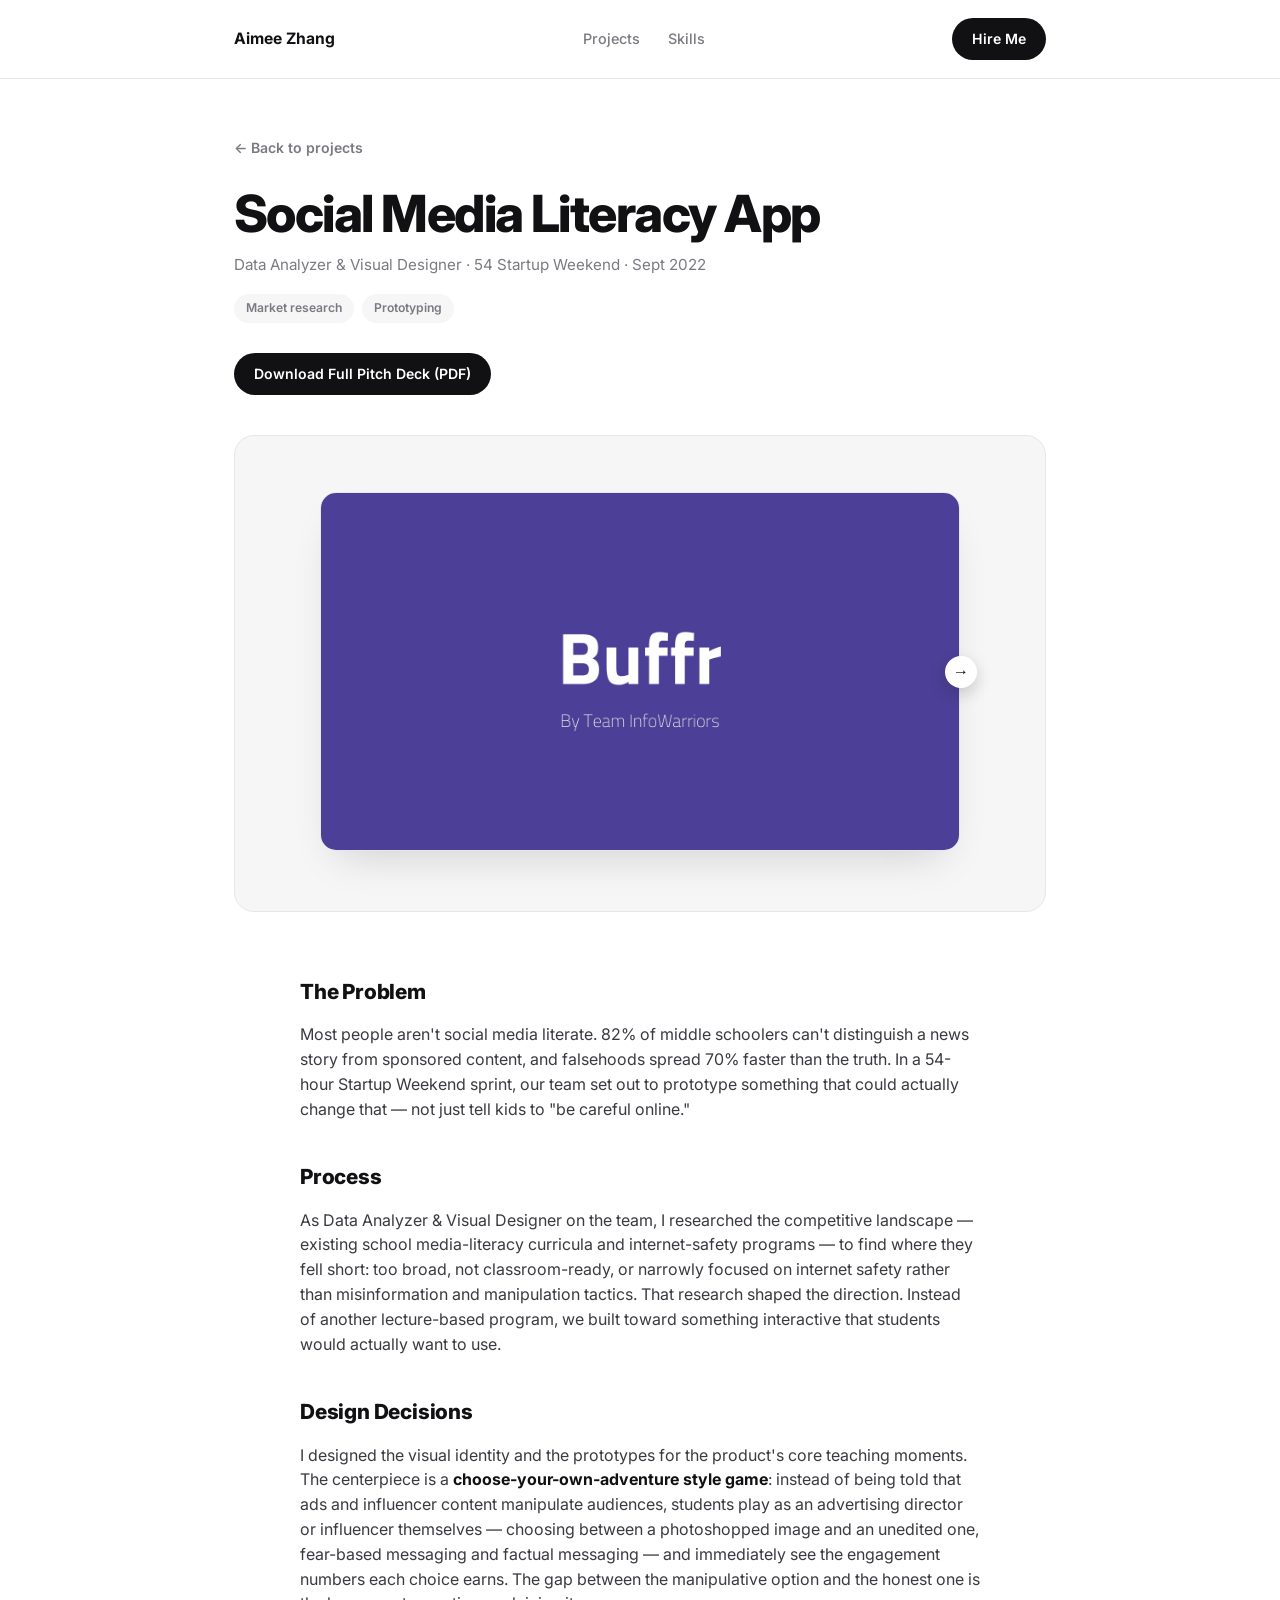
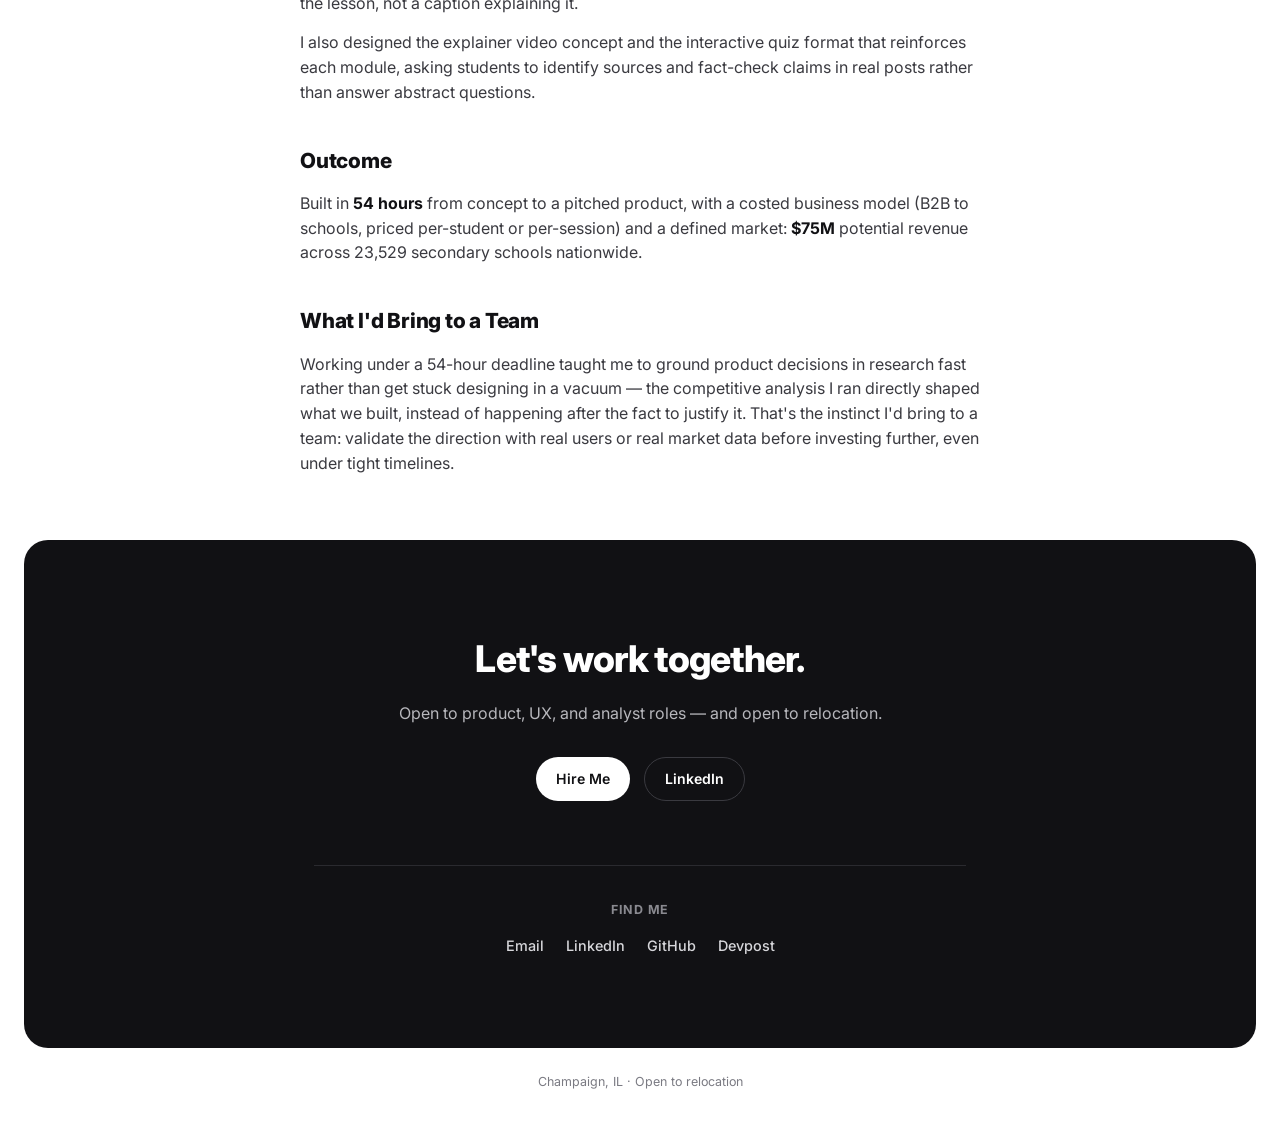
<file: projects/social-media-literacy.html>
<!DOCTYPE html>
<html lang="en">
<head>
<meta charset="UTF-8">
<meta name="viewport" content="width=device-width, initial-scale=1.0">
<title>Social Media Literacy App — Aimee Zhang</title>
<link rel="preconnect" href="https://fonts.googleapis.com">
<link href="https://fonts.googleapis.com/css2?family=Inter:wght@400;500;600;700;800&display=swap" rel="stylesheet">
<link rel="stylesheet" href="../css/style.css?v=4">
</head>
<body>

<nav>
  <div class="wrap">
    <div class="brand">Aimee Zhang</div>
    <div class="navlinks">
      <a href="../index.html#work">Projects</a>
      <a href="../index.html#skills">Skills</a>
    </div>
    <a class="btn-pill" href="mailto:Aimeezhang1122@outlook.com">Hire Me</a>
  </div>
</nav>

<header class="detail-header">
  <div class="wrap">
    <a class="back-link" href="../index.html#work">← Back to projects</a>
    <h1>Social Media Literacy App</h1>
    <div class="detail-meta">Data Analyzer &amp; Visual Designer · 54 Startup Weekend · Sept 2022</div>
    <div class="tags"><span class="tag">Market research</span><span class="tag">Prototyping</span></div>
    <div class="detail-links">
      <a class="btn-pill" href="../assets/buffr-pitch-deck.pdf" target="_blank" rel="noopener">Download Full Pitch Deck (PDF)</a>
    </div>
  </div>
</header>

<div class="wrap">
  <div class="detail-hero">
    <div class="phone-frame phone-frame--deck phone-frame--large">
      <button class="phone-arrow phone-arrow--prev" aria-label="Previous slide">←</button>
      <button class="phone-arrow phone-arrow--next" aria-label="Next slide">→</button>
      <div class="phone-screen">
        <div class="phone-slides">
          <div class="phone-slide"><img src="../images/social-media-literacy/title.jpg" alt="Buffr pitch deck title slide"></div>
          <div class="phone-slide"><img src="../images/social-media-literacy/the-problem.jpg" alt="Buffr pitch deck: this is a huge problem statistics slide"></div>
          <div class="phone-slide"><img src="../images/social-media-literacy/introducing-buffr.jpg" alt="Buffr pitch deck: introducing Buffr concept slide"></div>
          <div class="phone-slide"><img src="../images/social-media-literacy/curriculum-gamification.jpg" alt="Buffr pitch deck: curriculum and gamification overview slide"></div>
          <div class="phone-slide"><img src="../images/social-media-literacy/choose-character.jpg" alt="Buffr app choose your character game screen"></div>
          <div class="phone-slide"><img src="../images/social-media-literacy/ad-choice-game.jpg" alt="Buffr app Instagram ad choice interactive game screen"></div>
          <div class="phone-slide"><img src="../images/social-media-literacy/quiz-time.jpg" alt="Buffr app fact-checking quiz screen"></div>
          <div class="phone-slide"><img src="../images/social-media-literacy/market-demand.jpg" alt="Buffr pitch deck: market demand slide"></div>
          <div class="phone-slide"><img src="../images/social-media-literacy/market-scale.jpg" alt="Buffr pitch deck: market scale and revenue potential slide"></div>
          <div class="phone-slide"><img src="../images/social-media-literacy/roadmap.jpg" alt="Buffr pitch deck: roadmap slide"></div>
          <div class="phone-slide"><img src="../images/social-media-literacy/thank-you.jpg" alt="Buffr pitch deck: thank you and ask slide"></div>
        </div>
        <div class="phone-dots">
          <button class="phone-dot active" aria-label="Show title slide"></button>
          <button class="phone-dot" aria-label="Show the problem slide"></button>
          <button class="phone-dot" aria-label="Show introducing Buffr slide"></button>
          <button class="phone-dot" aria-label="Show curriculum and gamification slide"></button>
          <button class="phone-dot" aria-label="Show choose your character game screen"></button>
          <button class="phone-dot" aria-label="Show ad choice game screen"></button>
          <button class="phone-dot" aria-label="Show quiz screen"></button>
          <button class="phone-dot" aria-label="Show market demand slide"></button>
          <button class="phone-dot" aria-label="Show market scale slide"></button>
          <button class="phone-dot" aria-label="Show roadmap slide"></button>
          <button class="phone-dot" aria-label="Show thank you slide"></button>
        </div>
      </div>
    </div>
  </div>
</div>

<article class="article">
  <h3>The Problem</h3>
  <p>Most people aren't social media literate. 82% of middle schoolers can't distinguish a news story from sponsored content, and falsehoods spread 70% faster than the truth. In a 54-hour Startup Weekend sprint, our team set out to prototype something that could actually change that — not just tell kids to "be careful online."</p>

  <h3>Process</h3>
  <p>As Data Analyzer &amp; Visual Designer on the team, I researched the competitive landscape — existing school media-literacy curricula and internet-safety programs — to find where they fell short: too broad, not classroom-ready, or narrowly focused on internet safety rather than misinformation and manipulation tactics. That research shaped the direction. Instead of another lecture-based program, we built toward something interactive that students would actually want to use.</p>

  <h3>Design Decisions</h3>
  <p>I designed the visual identity and the prototypes for the product's core teaching moments. The centerpiece is a <b>choose-your-own-adventure style game</b>: instead of being told that ads and influencer content manipulate audiences, students play as an advertising director or influencer themselves — choosing between a photoshopped image and an unedited one, fear-based messaging and factual messaging — and immediately see the engagement numbers each choice earns. The gap between the manipulative option and the honest one is the lesson, not a caption explaining it.</p>
  <p>I also designed the explainer video concept and the interactive quiz format that reinforces each module, asking students to identify sources and fact-check claims in real posts rather than answer abstract questions.</p>

  <h3>Outcome</h3>
  <p>Built in <b>54 hours</b> from concept to a pitched product, with a costed business model (B2B to schools, priced per-student or per-session) and a defined market: <b>$75M</b> potential revenue across 23,529 secondary schools nationwide.</p>

  <h3>What I'd Bring to a Team</h3>
  <p>Working under a 54-hour deadline taught me to ground product decisions in research fast rather than get stuck designing in a vacuum — the competitive analysis I ran directly shaped what we built, instead of happening after the fact to justify it. That's the instinct I'd bring to a team: validate the direction with real users or real market data before investing further, even under tight timelines.</p>
</article>

<footer>
  <div class="wrap">
    <h2>Let's work together.</h2>
    <p>Open to product, UX, and analyst roles — and open to relocation.</p>
    <div class="hero-actions">
      <a class="btn-pill" href="mailto:Aimeezhang1122@outlook.com">Hire Me</a>
      <a class="btn-ghost" href="https://linkedin.com/in/aimee-zhang1122" target="_blank" rel="noopener">LinkedIn</a>
    </div>
    <div class="follow">
      <h4>Find Me</h4>
      <div class="follow-links">
        <a href="mailto:Aimeezhang1122@outlook.com">Email</a>
        <a href="https://linkedin.com/in/aimee-zhang1122" target="_blank" rel="noopener">LinkedIn</a>
        <a href="https://github.com/AimeeZzzz22" target="_blank" rel="noopener">GitHub</a>
        <a href="https://devpost.com/aimeezhang1122" target="_blank" rel="noopener">Devpost</a>
      </div>
    </div>
  </div>
</footer>
<div class="copyright">Champaign, IL · Open to relocation</div>

<script src="../js/phone-carousel.js?v=4"></script>
</body>
</html>
</file>
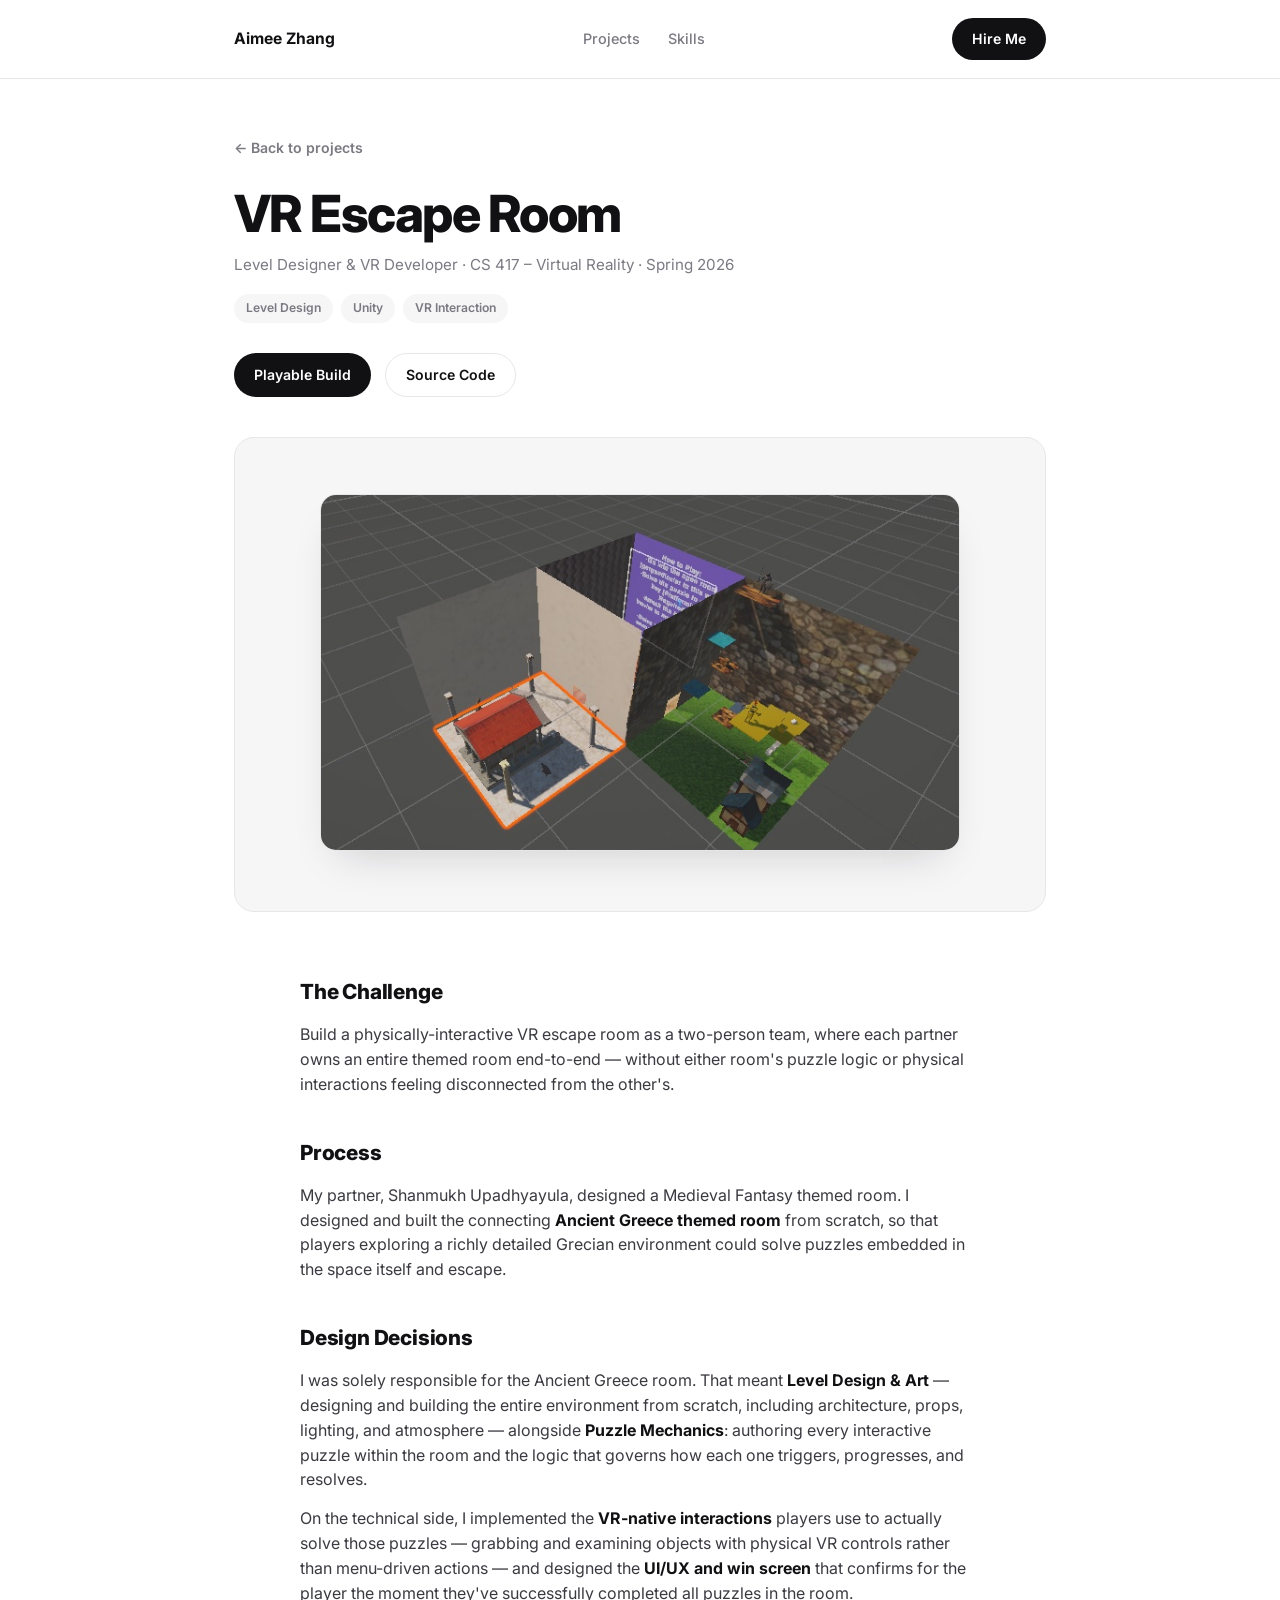
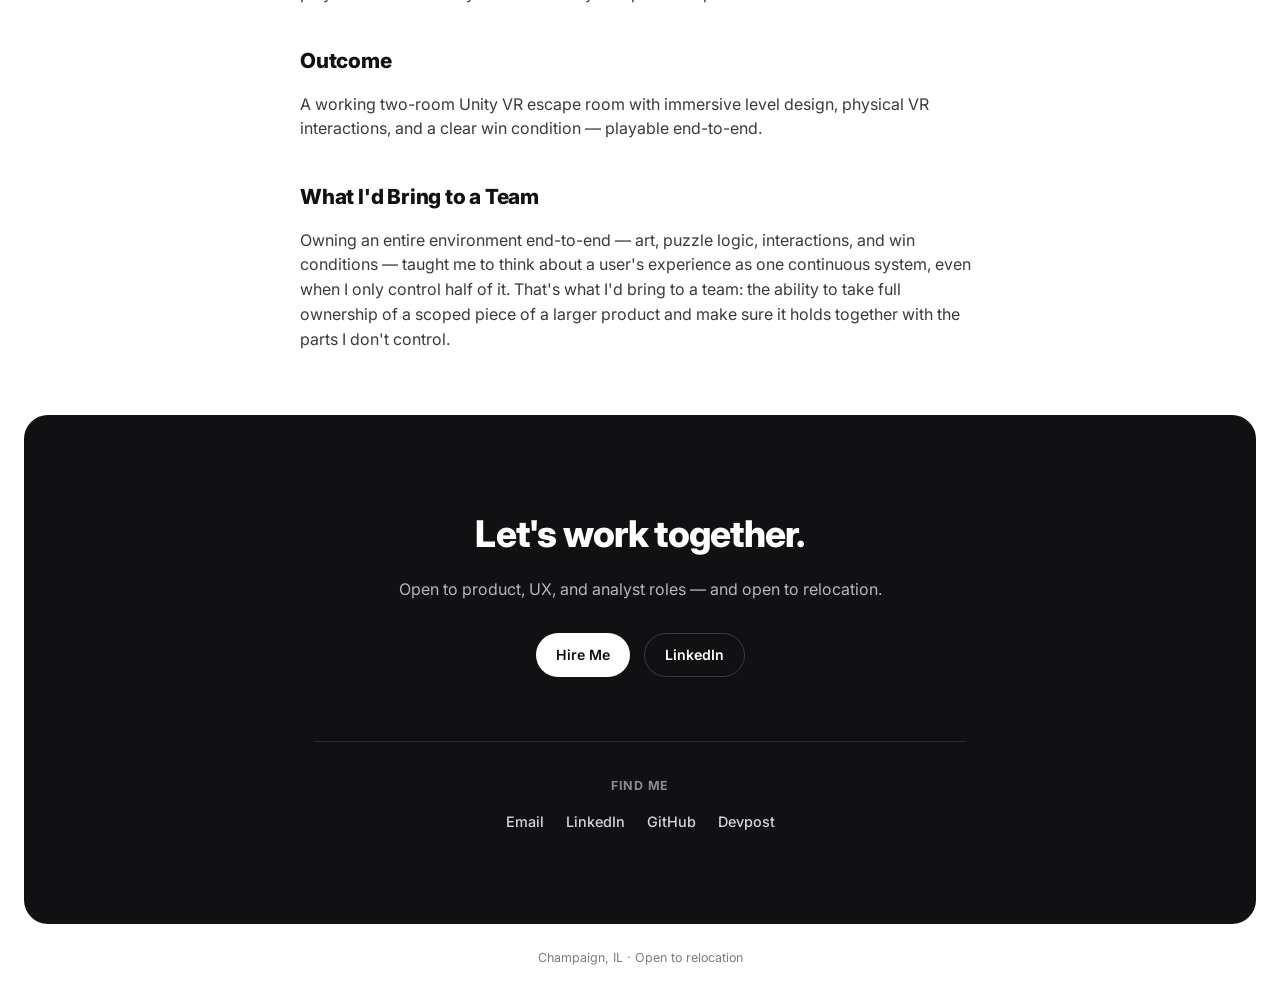
<file: projects/vr-escape-room.html>
<!DOCTYPE html>
<html lang="en">
<head>
<meta charset="UTF-8">
<meta name="viewport" content="width=device-width, initial-scale=1.0">
<title>VR Escape Room — Aimee Zhang</title>
<link rel="preconnect" href="https://fonts.googleapis.com">
<link href="https://fonts.googleapis.com/css2?family=Inter:wght@400;500;600;700;800&display=swap" rel="stylesheet">
<link rel="stylesheet" href="../css/style.css?v=4">
</head>
<body>

<nav>
  <div class="wrap">
    <div class="brand">Aimee Zhang</div>
    <div class="navlinks">
      <a href="../index.html#work">Projects</a>
      <a href="../index.html#skills">Skills</a>
    </div>
    <a class="btn-pill" href="mailto:Aimeezhang1122@outlook.com">Hire Me</a>
  </div>
</nav>

<header class="detail-header">
  <div class="wrap">
    <a class="back-link" href="../index.html#work">← Back to projects</a>
    <h1>VR Escape Room</h1>
    <div class="detail-meta">Level Designer &amp; VR Developer · CS 417 – Virtual Reality · Spring 2026</div>
    <div class="tags"><span class="tag">Level Design</span><span class="tag">Unity</span><span class="tag">VR Interaction</span></div>
    <div class="detail-links">
      <a class="btn-pill" href="https://shanmukhupad.itch.io/cs-417-mp1" target="_blank" rel="noopener">Playable Build</a>
      <a class="btn-ghost" href="https://github.com/ShanmukhUpad/CS-417-Virtual-Reality" target="_blank" rel="noopener">Source Code</a>
    </div>
  </div>
</header>

<div class="wrap">
  <div class="detail-hero">
    <div class="phone-frame phone-frame--deck phone-frame--large">
      <div class="phone-screen">
        <div class="phone-slides">
          <div class="phone-slide"><img src="../images/vr-escape-room/preview.jpg" alt="Two-room Unity VR escape room, Ancient Greece and Medieval Fantasy themed"></div>
        </div>
      </div>
    </div>
  </div>
</div>

<article class="article">
  <h3>The Challenge</h3>
  <p>Build a physically-interactive VR escape room as a two-person team, where each partner owns an entire themed room end-to-end — without either room's puzzle logic or physical interactions feeling disconnected from the other's.</p>

  <h3>Process</h3>
  <p>My partner, Shanmukh Upadhyayula, designed a Medieval Fantasy themed room. I designed and built the connecting <b>Ancient Greece themed room</b> from scratch, so that players exploring a richly detailed Grecian environment could solve puzzles embedded in the space itself and escape.</p>

  <h3>Design Decisions</h3>
  <p>I was solely responsible for the Ancient Greece room. That meant <b>Level Design &amp; Art</b> — designing and building the entire environment from scratch, including architecture, props, lighting, and atmosphere — alongside <b>Puzzle Mechanics</b>: authoring every interactive puzzle within the room and the logic that governs how each one triggers, progresses, and resolves.</p>
  <p>On the technical side, I implemented the <b>VR-native interactions</b> players use to actually solve those puzzles — grabbing and examining objects with physical VR controls rather than menu-driven actions — and designed the <b>UI/UX and win screen</b> that confirms for the player the moment they've successfully completed all puzzles in the room.</p>

  <h3>Outcome</h3>
  <p>A working two-room Unity VR escape room with immersive level design, physical VR interactions, and a clear win condition — playable end-to-end.</p>

  <h3>What I'd Bring to a Team</h3>
  <p>Owning an entire environment end-to-end — art, puzzle logic, interactions, and win conditions — taught me to think about a user's experience as one continuous system, even when I only control half of it. That's what I'd bring to a team: the ability to take full ownership of a scoped piece of a larger product and make sure it holds together with the parts I don't control.</p>
</article>

<footer>
  <div class="wrap">
    <h2>Let's work together.</h2>
    <p>Open to product, UX, and analyst roles — and open to relocation.</p>
    <div class="hero-actions">
      <a class="btn-pill" href="mailto:Aimeezhang1122@outlook.com">Hire Me</a>
      <a class="btn-ghost" href="https://linkedin.com/in/aimee-zhang1122" target="_blank" rel="noopener">LinkedIn</a>
    </div>
    <div class="follow">
      <h4>Find Me</h4>
      <div class="follow-links">
        <a href="mailto:Aimeezhang1122@outlook.com">Email</a>
        <a href="https://linkedin.com/in/aimee-zhang1122" target="_blank" rel="noopener">LinkedIn</a>
        <a href="https://github.com/AimeeZzzz22" target="_blank" rel="noopener">GitHub</a>
        <a href="https://devpost.com/aimeezhang1122" target="_blank" rel="noopener">Devpost</a>
      </div>
    </div>
  </div>
</footer>
<div class="copyright">Champaign, IL · Open to relocation</div>

<script src="../js/phone-carousel.js?v=4"></script>
</body>
</html>
</file>
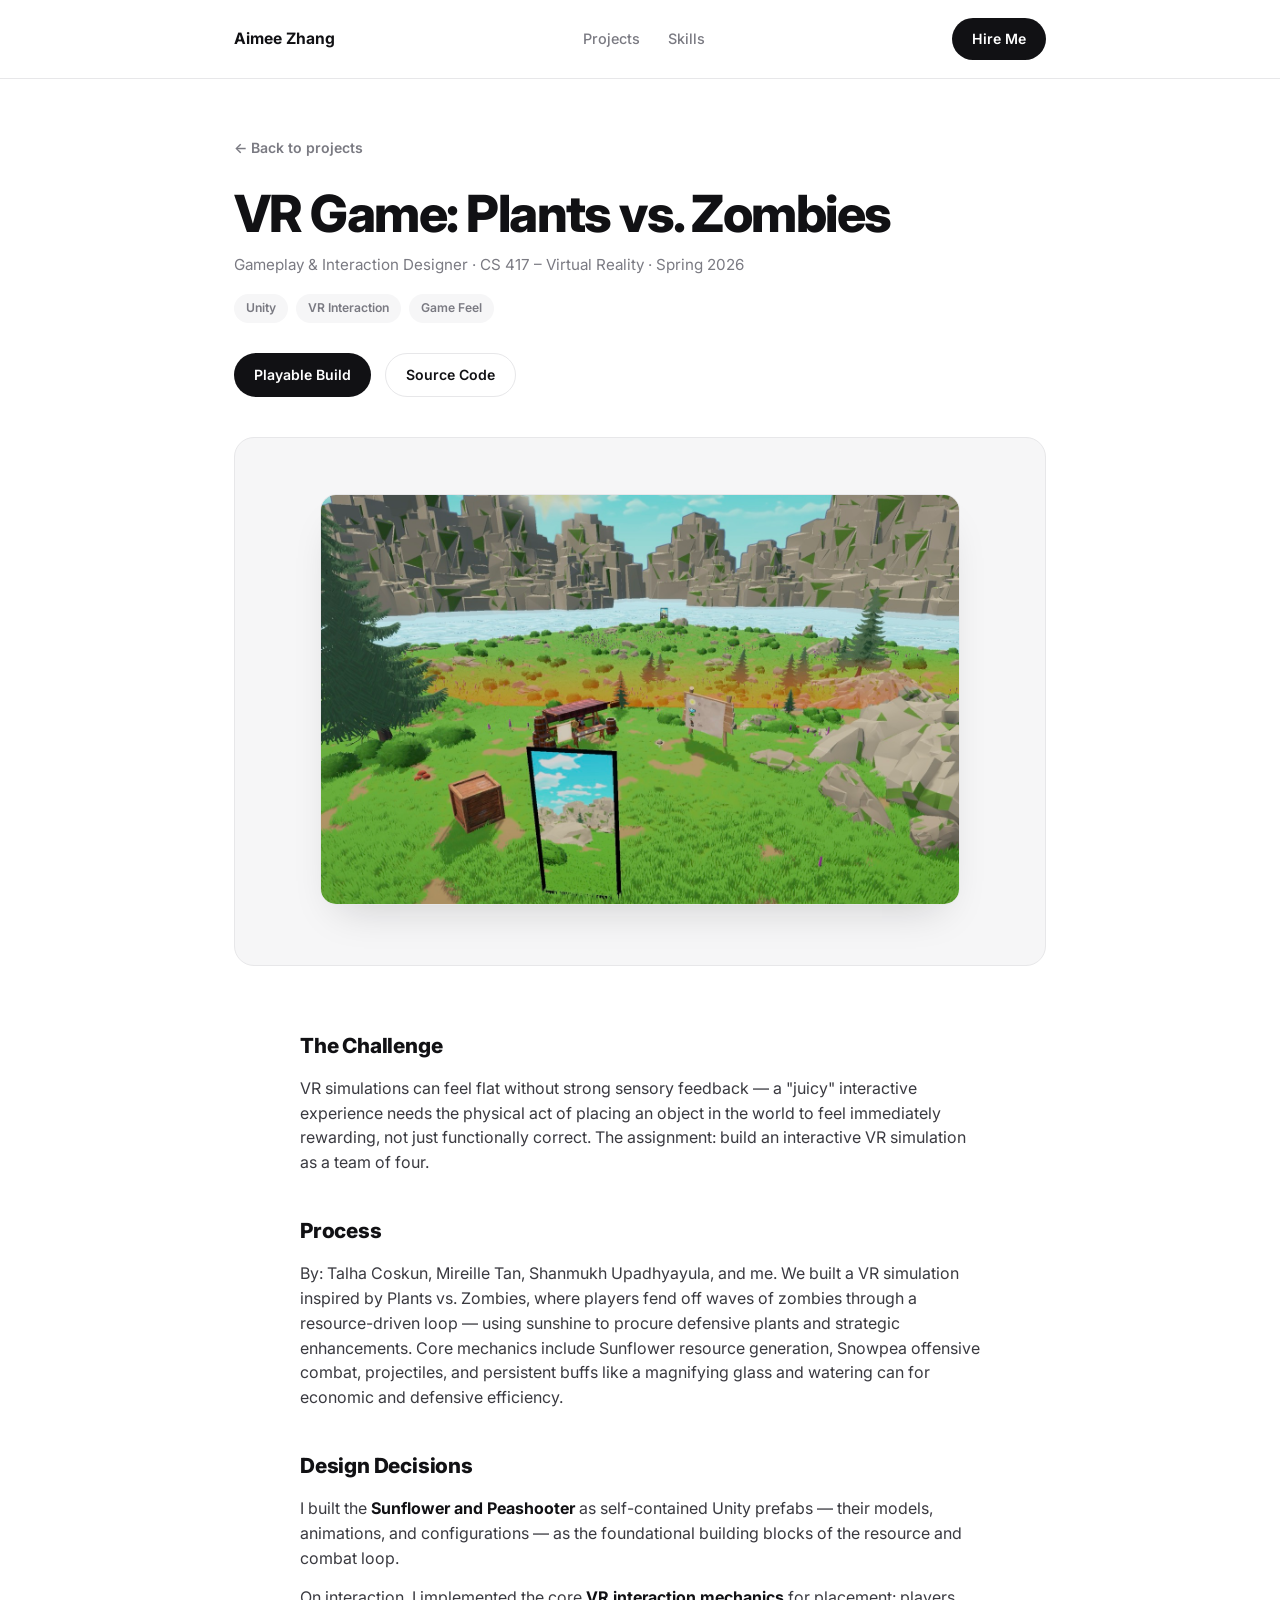
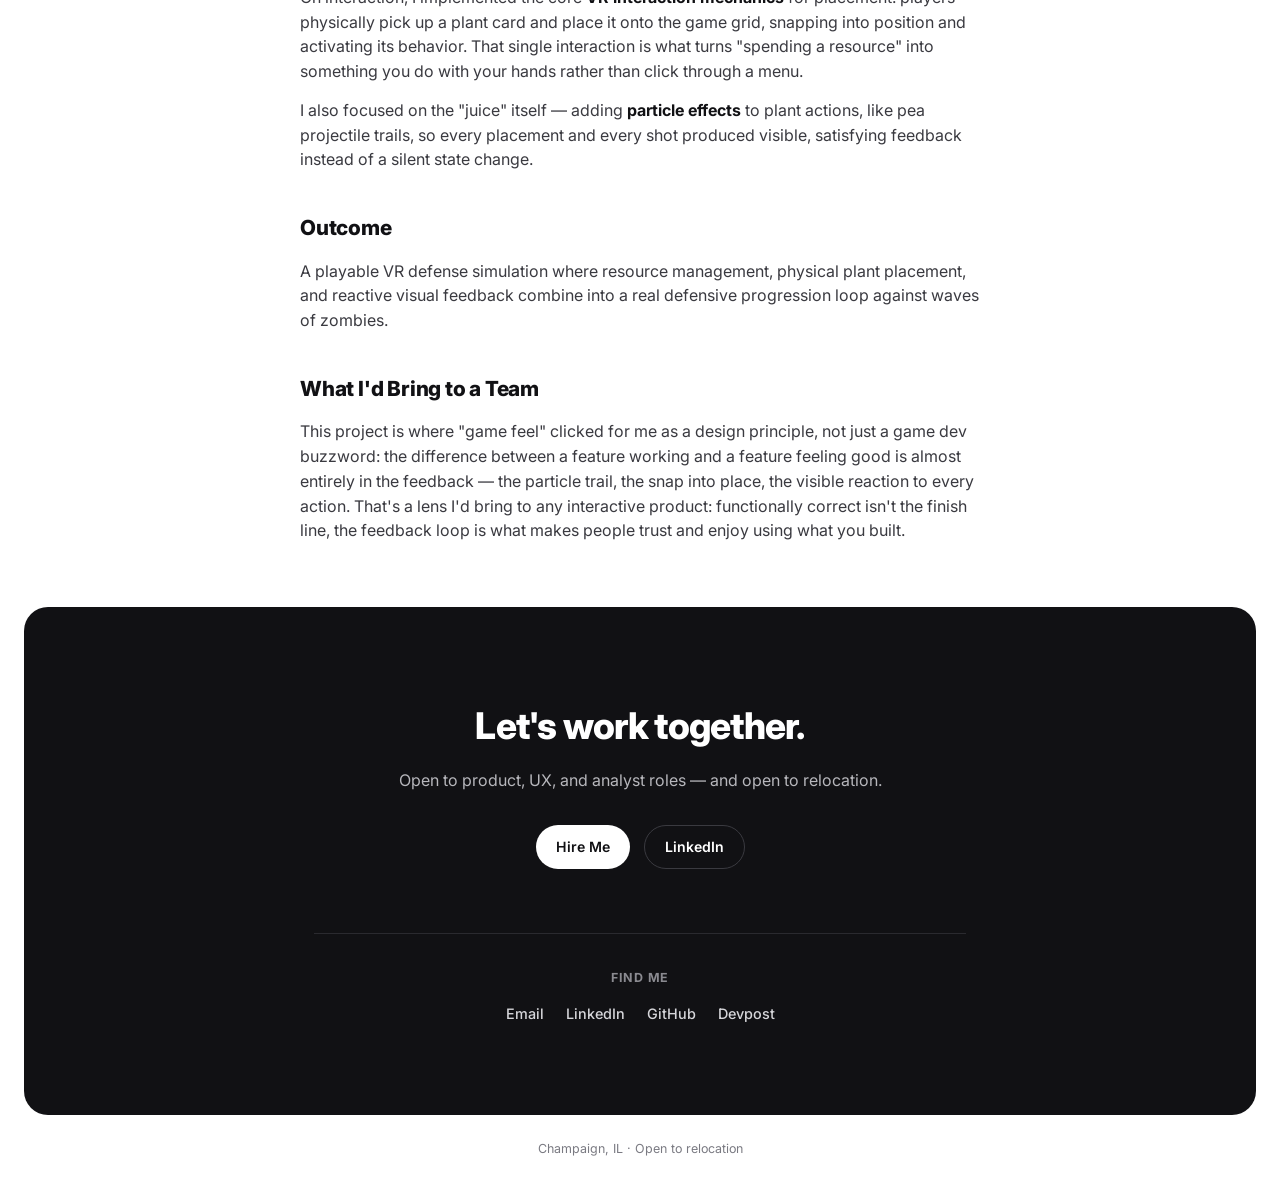
<file: projects/vr-juicy-feedback.html>
<!DOCTYPE html>
<html lang="en">
<head>
<meta charset="UTF-8">
<meta name="viewport" content="width=device-width, initial-scale=1.0">
<title>VR Game: Plants vs. Zombies — Aimee Zhang</title>
<link rel="preconnect" href="https://fonts.googleapis.com">
<link href="https://fonts.googleapis.com/css2?family=Inter:wght@400;500;600;700;800&display=swap" rel="stylesheet">
<link rel="stylesheet" href="../css/style.css?v=4">
</head>
<body>

<nav>
  <div class="wrap">
    <div class="brand">Aimee Zhang</div>
    <div class="navlinks">
      <a href="../index.html#work">Projects</a>
      <a href="../index.html#skills">Skills</a>
    </div>
    <a class="btn-pill" href="mailto:Aimeezhang1122@outlook.com">Hire Me</a>
  </div>
</nav>

<header class="detail-header">
  <div class="wrap">
    <a class="back-link" href="../index.html#work">← Back to projects</a>
    <h1>VR Game: Plants vs. Zombies</h1>
    <div class="detail-meta">Gameplay &amp; Interaction Designer · CS 417 – Virtual Reality · Spring 2026</div>
    <div class="tags"><span class="tag">Unity</span><span class="tag">VR Interaction</span><span class="tag">Game Feel</span></div>
    <div class="detail-links">
      <a class="btn-pill" href="https://mirei-t.itch.io/vr-juicy-sim-plants-vs-zombies" target="_blank" rel="noopener">Playable Build</a>
      <a class="btn-ghost" href="https://github.com/Mireille-T/MP3-Juicy-Sim" target="_blank" rel="noopener">Source Code</a>
    </div>
  </div>
</header>

<div class="wrap">
  <div class="detail-hero">
    <div class="phone-frame phone-frame--deck phone-frame--large">
      <div class="phone-screen">
        <div class="phone-slides">
          <div class="phone-slide"><img src="../images/vr-juicy-feedback/preview.jpg" alt="VR interactive simulation inspired by Plants vs Zombies, resource-driven defense loop"></div>
        </div>
      </div>
    </div>
  </div>
</div>

<article class="article">
  <h3>The Challenge</h3>
  <p>VR simulations can feel flat without strong sensory feedback — a "juicy" interactive experience needs the physical act of placing an object in the world to feel immediately rewarding, not just functionally correct. The assignment: build an interactive VR simulation as a team of four.</p>

  <h3>Process</h3>
  <p>By: Talha Coskun, Mireille Tan, Shanmukh Upadhyayula, and me. We built a VR simulation inspired by Plants vs. Zombies, where players fend off waves of zombies through a resource-driven loop — using sunshine to procure defensive plants and strategic enhancements. Core mechanics include Sunflower resource generation, Snowpea offensive combat, projectiles, and persistent buffs like a magnifying glass and watering can for economic and defensive efficiency.</p>

  <h3>Design Decisions</h3>
  <p>I built the <b>Sunflower and Peashooter</b> as self-contained Unity prefabs — their models, animations, and configurations — as the foundational building blocks of the resource and combat loop.</p>
  <p>On interaction, I implemented the core <b>VR interaction mechanics</b> for placement: players physically pick up a plant card and place it onto the game grid, snapping into position and activating its behavior. That single interaction is what turns "spending a resource" into something you do with your hands rather than click through a menu.</p>
  <p>I also focused on the "juice" itself — adding <b>particle effects</b> to plant actions, like pea projectile trails, so every placement and every shot produced visible, satisfying feedback instead of a silent state change.</p>

  <h3>Outcome</h3>
  <p>A playable VR defense simulation where resource management, physical plant placement, and reactive visual feedback combine into a real defensive progression loop against waves of zombies.</p>

  <h3>What I'd Bring to a Team</h3>
  <p>This project is where "game feel" clicked for me as a design principle, not just a game dev buzzword: the difference between a feature working and a feature feeling good is almost entirely in the feedback — the particle trail, the snap into place, the visible reaction to every action. That's a lens I'd bring to any interactive product: functionally correct isn't the finish line, the feedback loop is what makes people trust and enjoy using what you built.</p>
</article>

<footer>
  <div class="wrap">
    <h2>Let's work together.</h2>
    <p>Open to product, UX, and analyst roles — and open to relocation.</p>
    <div class="hero-actions">
      <a class="btn-pill" href="mailto:Aimeezhang1122@outlook.com">Hire Me</a>
      <a class="btn-ghost" href="https://linkedin.com/in/aimee-zhang1122" target="_blank" rel="noopener">LinkedIn</a>
    </div>
    <div class="follow">
      <h4>Find Me</h4>
      <div class="follow-links">
        <a href="mailto:Aimeezhang1122@outlook.com">Email</a>
        <a href="https://linkedin.com/in/aimee-zhang1122" target="_blank" rel="noopener">LinkedIn</a>
        <a href="https://github.com/AimeeZzzz22" target="_blank" rel="noopener">GitHub</a>
        <a href="https://devpost.com/aimeezhang1122" target="_blank" rel="noopener">Devpost</a>
      </div>
    </div>
  </div>
</footer>
<div class="copyright">Champaign, IL · Open to relocation</div>

<script src="../js/phone-carousel.js?v=4"></script>
</body>
</html>
</file>
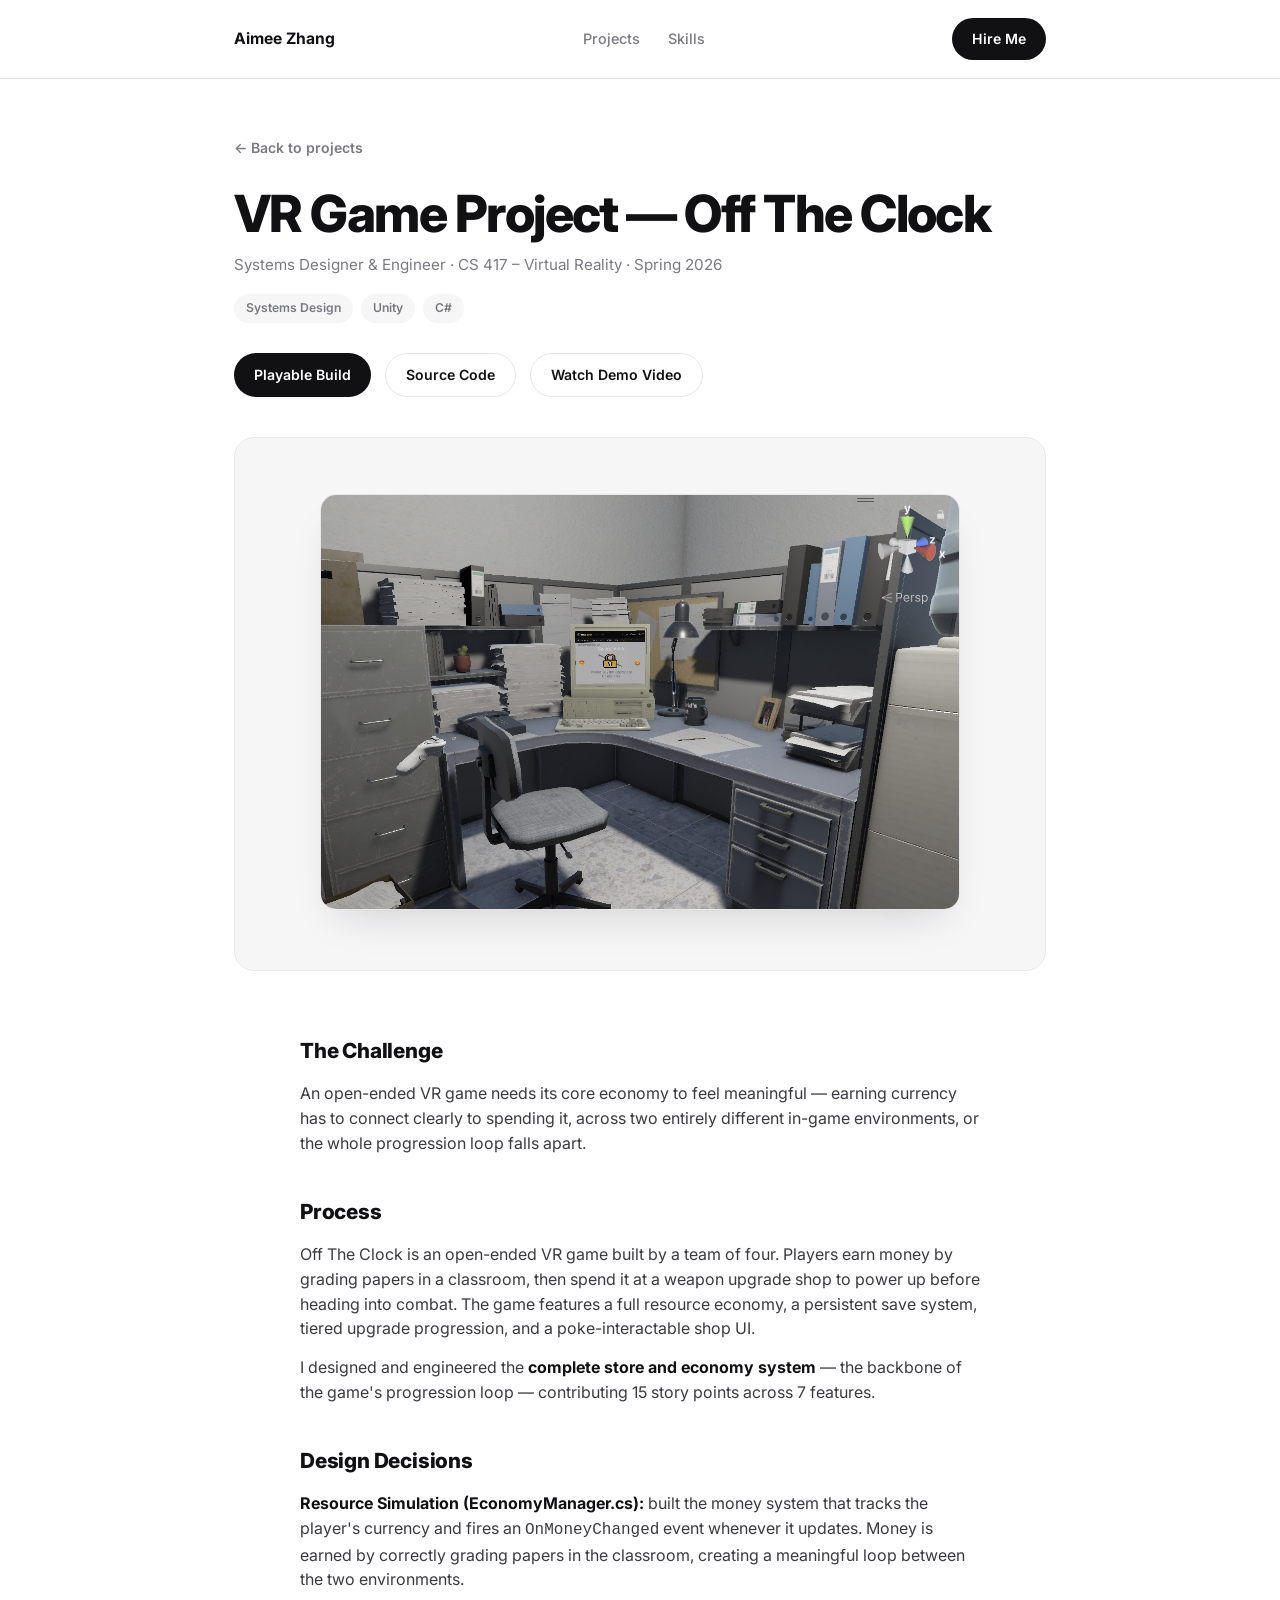
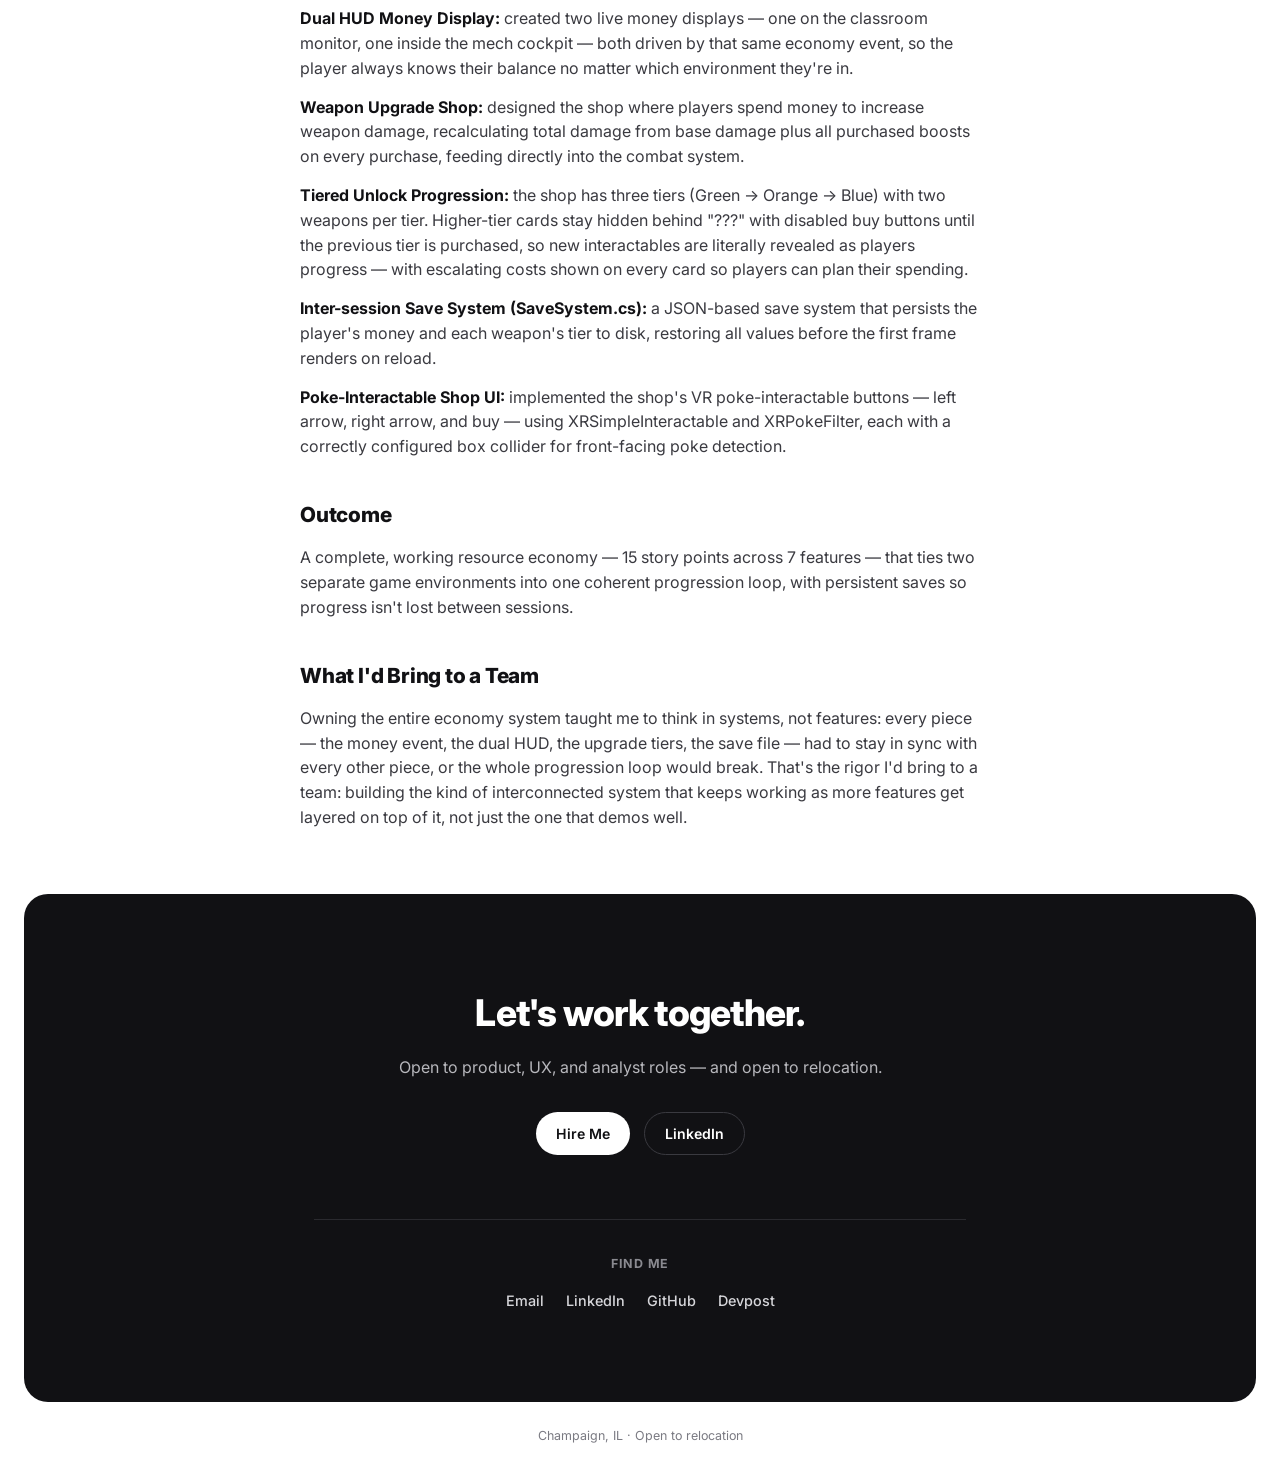
<file: projects/vr-off-the-clock.html>
<!DOCTYPE html>
<html lang="en">
<head>
<meta charset="UTF-8">
<meta name="viewport" content="width=device-width, initial-scale=1.0">
<title>VR Game Project — Off The Clock — Aimee Zhang</title>
<link rel="preconnect" href="https://fonts.googleapis.com">
<link href="https://fonts.googleapis.com/css2?family=Inter:wght@400;500;600;700;800&display=swap" rel="stylesheet">
<link rel="stylesheet" href="../css/style.css?v=4">
</head>
<body>

<nav>
  <div class="wrap">
    <div class="brand">Aimee Zhang</div>
    <div class="navlinks">
      <a href="../index.html#work">Projects</a>
      <a href="../index.html#skills">Skills</a>
    </div>
    <a class="btn-pill" href="mailto:Aimeezhang1122@outlook.com">Hire Me</a>
  </div>
</nav>

<header class="detail-header">
  <div class="wrap">
    <a class="back-link" href="../index.html#work">← Back to projects</a>
    <h1>VR Game Project — Off The Clock</h1>
    <div class="detail-meta">Systems Designer &amp; Engineer · CS 417 – Virtual Reality · Spring 2026</div>
    <div class="tags"><span class="tag">Systems Design</span><span class="tag">Unity</span><span class="tag">C#</span></div>
    <div class="detail-links">
      <a class="btn-pill" href="https://mirei-t.itch.io/off-the-clock" target="_blank" rel="noopener">Playable Build</a>
      <a class="btn-ghost" href="https://github.com/Mireille-T/OffTheClock" target="_blank" rel="noopener">Source Code</a>
      <a class="btn-ghost" href="https://drive.google.com/file/d/1qm2FTMx0u9V3NaIYyX-o7ahkspu4-B4Q/view?usp=sharing" target="_blank" rel="noopener">Watch Demo Video</a>
    </div>
  </div>
</header>

<div class="wrap">
  <div class="detail-hero">
    <div class="phone-frame phone-frame--deck phone-frame--large">
      <div class="phone-screen">
        <div class="phone-slides">
          <div class="phone-slide"><img src="../images/vr-off-the-clock/preview.jpg" alt="Off The Clock VR game, office cubicle environment where players earn money grading papers"></div>
        </div>
      </div>
    </div>
  </div>
</div>

<article class="article">
  <h3>The Challenge</h3>
  <p>An open-ended VR game needs its core economy to feel meaningful — earning currency has to connect clearly to spending it, across two entirely different in-game environments, or the whole progression loop falls apart.</p>

  <h3>Process</h3>
  <p>Off The Clock is an open-ended VR game built by a team of four. Players earn money by grading papers in a classroom, then spend it at a weapon upgrade shop to power up before heading into combat. The game features a full resource economy, a persistent save system, tiered upgrade progression, and a poke-interactable shop UI.</p>
  <p>I designed and engineered the <b>complete store and economy system</b> — the backbone of the game's progression loop — contributing 15 story points across 7 features.</p>

  <h3>Design Decisions</h3>
  <p><b>Resource Simulation (EconomyManager.cs):</b> built the money system that tracks the player's currency and fires an <code>OnMoneyChanged</code> event whenever it updates. Money is earned by correctly grading papers in the classroom, creating a meaningful loop between the two environments.</p>
  <p><b>Dual HUD Money Display:</b> created two live money displays — one on the classroom monitor, one inside the mech cockpit — both driven by that same economy event, so the player always knows their balance no matter which environment they're in.</p>
  <p><b>Weapon Upgrade Shop:</b> designed the shop where players spend money to increase weapon damage, recalculating total damage from base damage plus all purchased boosts on every purchase, feeding directly into the combat system.</p>
  <p><b>Tiered Unlock Progression:</b> the shop has three tiers (Green → Orange → Blue) with two weapons per tier. Higher-tier cards stay hidden behind "???" with disabled buy buttons until the previous tier is purchased, so new interactables are literally revealed as players progress — with escalating costs shown on every card so players can plan their spending.</p>
  <p><b>Inter-session Save System (SaveSystem.cs):</b> a JSON-based save system that persists the player's money and each weapon's tier to disk, restoring all values before the first frame renders on reload.</p>
  <p><b>Poke-Interactable Shop UI:</b> implemented the shop's VR poke-interactable buttons — left arrow, right arrow, and buy — using XRSimpleInteractable and XRPokeFilter, each with a correctly configured box collider for front-facing poke detection.</p>

  <h3>Outcome</h3>
  <p>A complete, working resource economy — 15 story points across 7 features — that ties two separate game environments into one coherent progression loop, with persistent saves so progress isn't lost between sessions.</p>

  <h3>What I'd Bring to a Team</h3>
  <p>Owning the entire economy system taught me to think in systems, not features: every piece — the money event, the dual HUD, the upgrade tiers, the save file — had to stay in sync with every other piece, or the whole progression loop would break. That's the rigor I'd bring to a team: building the kind of interconnected system that keeps working as more features get layered on top of it, not just the one that demos well.</p>
</article>

<footer>
  <div class="wrap">
    <h2>Let's work together.</h2>
    <p>Open to product, UX, and analyst roles — and open to relocation.</p>
    <div class="hero-actions">
      <a class="btn-pill" href="mailto:Aimeezhang1122@outlook.com">Hire Me</a>
      <a class="btn-ghost" href="https://linkedin.com/in/aimee-zhang1122" target="_blank" rel="noopener">LinkedIn</a>
    </div>
    <div class="follow">
      <h4>Find Me</h4>
      <div class="follow-links">
        <a href="mailto:Aimeezhang1122@outlook.com">Email</a>
        <a href="https://linkedin.com/in/aimee-zhang1122" target="_blank" rel="noopener">LinkedIn</a>
        <a href="https://github.com/AimeeZzzz22" target="_blank" rel="noopener">GitHub</a>
        <a href="https://devpost.com/aimeezhang1122" target="_blank" rel="noopener">Devpost</a>
      </div>
    </div>
  </div>
</footer>
<div class="copyright">Champaign, IL · Open to relocation</div>

<script src="../js/phone-carousel.js?v=4"></script>
</body>
</html>
</file>
<file: css/style.css>
:root{
  --ink:#111114;
  --paper:#FFFFFF;
  --soft:#F6F6F7;
  --line:#E7E7E9;
  --muted:#7A7A82;
  --accent:#3BAA6E; /* availability dot */
  --pill:#111114;
}
*{box-sizing:border-box; margin:0; padding:0;}
html{scroll-behavior:smooth;}
body{
  background:var(--paper); color:var(--ink);
  font-family:'Inter', sans-serif; line-height:1.55;
  -webkit-font-smoothing:antialiased;
}
a{color:inherit; text-decoration:none;}
.wrap{max-width:860px; margin:0 auto; padding:0 24px;}

/* NAV */
nav{position:sticky; top:0; z-index:20; background:rgba(255,255,255,0.85); backdrop-filter:blur(8px); border-bottom:1px solid var(--line);}
nav .wrap{display:flex; align-items:center; justify-content:space-between; padding:18px 24px;}
.brand{font-weight:700; font-size:0.98rem;}
.navlinks{display:flex; align-items:center; gap:28px; font-size:0.9rem; font-weight:500; color:var(--muted);}
.navlinks a:hover{color:var(--ink);}
.btn-pill{
  background:var(--pill); color:#fff; padding:10px 20px; border-radius:100px;
  font-size:0.88rem; font-weight:600; display:inline-flex; align-items:center; gap:8px;
  transition:transform .15s ease, opacity .15s ease;
}
.btn-pill:hover{transform:translateY(-1px); opacity:.9;}
.btn-ghost{
  border:1px solid var(--line); padding:10px 20px; border-radius:100px;
  font-size:0.88rem; font-weight:600; color:var(--ink);
  transition:border-color .15s;
}
.btn-ghost:hover{border-color:var(--ink);}

/* HERO */
.hero{padding:88px 0 64px; text-align:center;}
.badge{
  display:inline-flex; align-items:center; gap:8px;
  border:1px solid var(--line); border-radius:100px; padding:7px 16px;
  font-size:0.82rem; font-weight:600; color:var(--muted); margin-bottom:28px;
}
.badge .dot{width:8px; height:8px; border-radius:50%; background:var(--accent);}
.kicker{font-size:1.05rem; color:var(--muted); font-weight:500; margin-bottom:10px;}
h1{
  font-weight:800; letter-spacing:-0.03em;
  font-size:clamp(2.6rem, 7vw, 4.2rem); line-height:1.02;
}
.hero p.sub{
  max-width:46ch; margin:22px auto 0; color:var(--muted); font-size:1.08rem;
}
.hero-actions{margin-top:34px; display:flex; gap:14px; justify-content:center; flex-wrap:wrap;}

/* METRICS ROW */
.metrics{
  margin-top:70px; display:grid; grid-template-columns:repeat(4,1fr);
  border-top:1px solid var(--line); border-bottom:1px solid var(--line);
}
.metric{padding:26px 10px; text-align:center; border-right:1px solid var(--line);}
.metric:last-child{border-right:none;}
.metric .num{font-weight:800; font-size:1.5rem;}
.metric .lbl{font-size:0.78rem; color:var(--muted); margin-top:4px;}

/* SECTIONS */
.section{padding:76px 0;}
.section-head{display:flex; justify-content:space-between; align-items:baseline; margin-bottom:36px;}
.eyebrow{font-size:0.8rem; font-weight:700; text-transform:uppercase; letter-spacing:0.06em; color:var(--muted);}
.section h2{font-size:1.9rem; font-weight:800; letter-spacing:-0.02em; margin-top:6px;}
.view-all{font-size:0.88rem; font-weight:600; color:var(--muted); border-bottom:1px solid var(--line); padding-bottom:2px;}
.view-all:hover{color:var(--ink); border-color:var(--ink);}

/* PROJECT CARDS (text-only, legacy) */
.project{
  display:grid; grid-template-columns:1fr 1.4fr; gap:28px;
  padding:30px 0; border-top:1px solid var(--line);
  align-items:start;
}
.project:last-child{border-bottom:1px solid var(--line);}
.project-head{}
.project-title{font-weight:700; font-size:1.2rem;}
.project-meta{font-size:0.85rem; color:var(--muted); margin-top:6px;}
.tags{margin-top:14px; display:flex; gap:8px; flex-wrap:wrap;}
.tag{font-size:0.76rem; font-weight:600; background:var(--soft); border-radius:100px; padding:5px 12px; color:var(--muted);}
.project-body p{font-size:0.95rem; color:#3A3A40; margin-bottom:10px;}
.project-body p:last-child{margin-bottom:0;}
.project-body b{color:var(--ink);}
.outcome-line{
  margin-top:14px; font-size:0.9rem; font-weight:600;
  display:inline-flex; align-items:center; gap:8px;
}
.outcome-line .dot{width:6px; height:6px; border-radius:50%; background:var(--accent);}

/* PROJECT CARDS (image-led, clickable) */
.project-card{
  display:block; padding:30px 0; border-top:1px solid var(--line);
}
.project-card:last-child{border-bottom:1px solid var(--line);}
.project-card-image{
  border-radius:20px; border:1px solid var(--line);
  background:var(--soft); padding:36px 0 44px;
  display:flex; justify-content:center;
  transition:border-color .15s ease;
}
.project-card:hover .project-card-image{border-color:var(--ink);}
.project-card:hover .project-card-image{border-color:var(--ink);}
.project-card-body{margin-top:22px;}
.project-card-top{display:flex; align-items:center; justify-content:space-between; gap:16px;}
.project-card-arrow{
  font-size:1rem; color:var(--muted); transition:transform .15s ease, color .15s ease;
  flex-shrink:0;
}
.project-card:hover .project-card-arrow{transform:translateX(4px); color:var(--ink);}
.project-card-excerpt{font-size:0.95rem; color:#3A3A40; margin-top:14px; max-width:60ch;}

/* SKILLS */
.skills-wrap{display:grid; grid-template-columns:1fr 1fr; gap:36px;}
.skill-col h4{font-size:0.8rem; font-weight:700; text-transform:uppercase; letter-spacing:0.06em; color:var(--muted); margin-bottom:14px;}
.chip-row{display:flex; flex-wrap:wrap; gap:8px;}
.chip{font-size:0.85rem; font-weight:500; border:1px solid var(--line); border-radius:100px; padding:7px 14px;}

/* FOOTER / CONTACT */
footer{padding:90px 0; text-align:center; background:var(--ink); color:#fff; border-radius:24px; margin:0 24px 24px; }
footer .wrap{max-width:700px;}
footer h2{font-size:2.3rem; font-weight:800; letter-spacing:-0.02em;}
footer p{color:#B7B7BC; margin-top:14px; font-size:1rem;}
footer .hero-actions{margin-top:32px;}
footer .btn-pill{background:#fff; color:var(--ink);}
footer .btn-ghost{border-color:#3A3A40; color:#fff;}
.follow{margin-top:64px; padding-top:34px; border-top:1px solid #2A2A2F;}
.follow h4{font-size:0.78rem; font-weight:700; text-transform:uppercase; letter-spacing:0.06em; color:#8A8A90; margin-bottom:16px;}
.follow-links{display:flex; gap:22px; justify-content:center; flex-wrap:wrap; font-size:0.9rem; font-weight:500; color:#D6D6DA;}
.follow-links a:hover{color:#fff;}
.copyright{margin-top:24px; padding:0 24px 30px; text-align:center; font-size:0.78rem; color:var(--muted);}

/* PROJECT DETAIL PAGE */
.detail-header{padding:56px 0 40px;}
.back-link{
  display:inline-flex; align-items:center; gap:6px; font-size:0.88rem; font-weight:600;
  color:var(--muted); margin-bottom:28px;
}
.back-link:hover{color:var(--ink);}
.detail-header h1{font-size:clamp(2.2rem, 6vw, 3.2rem); text-align:left;}
.detail-meta{font-size:0.95rem; color:var(--muted); margin-top:14px;}
.detail-header .tags{margin-top:18px;}
.detail-links{margin-top:30px; display:flex; gap:14px; flex-wrap:wrap;}

.detail-hero{
  border-radius:20px; border:1px solid var(--line);
  padding:56px 0 60px; display:flex; justify-content:center; background:var(--soft);
}

/* PHONE FRAME CAROUSEL */
.phone-frame{
  position:relative; width:100%; max-width:230px; margin:0 auto;
  aspect-ratio:1170/2532; background:#0B0B0D; border-radius:42px; padding:12px;
  box-shadow:0 24px 48px -16px rgba(17,17,20,0.28);
  transition:height .25s ease;
}
.phone-frame--large{max-width:300px; border-radius:52px; padding:14px;}
.phone-frame::before{
  content:""; position:absolute; top:12px; left:50%; transform:translateX(-50%);
  width:32%; height:20px; background:#0B0B0D; border-radius:14px; z-index:4;
}
.phone-frame--large::before{top:16px; height:26px;}
.phone-screen{
  position:relative; width:100%; height:100%; border-radius:30px; overflow:hidden; background:#fff;
}
.phone-frame--large .phone-screen{border-radius:38px;}
.phone-slides{
  display:flex; width:100%; height:100%; overflow-x:auto; scroll-snap-type:x mandatory;
  scroll-behavior:smooth; -webkit-overflow-scrolling:touch; scrollbar-width:none; cursor:grab;
}
.phone-slides.is-dragging{cursor:grabbing; scroll-behavior:auto;}
.phone-slides::-webkit-scrollbar{display:none;}
.phone-slide{
  flex:0 0 100%; width:100%; height:100%; scroll-snap-align:start;
  overflow-y:auto; overscroll-behavior:contain; -webkit-overflow-scrolling:touch;
  scrollbar-width:none; background:#fff;
}
.phone-slide::-webkit-scrollbar{display:none;}
.phone-slide img{width:100%; height:auto; display:block; pointer-events:none;}
.phone-slide--dark{background:#0B0B0D;}
.phone-dots{
  position:absolute; bottom:12px; left:50%; transform:translateX(-50%); z-index:4;
  display:flex; gap:6px; background:rgba(17,17,20,0.4); padding:6px 10px; border-radius:20px;
}
.phone-frame--large .phone-dots{bottom:18px;}
.phone-dot{width:6px; height:6px; padding:0; border:none; border-radius:50%; background:rgba(255,255,255,0.45); transition:background .15s ease, transform .15s ease;}
.phone-dot.active{background:#fff; transform:scale(1.2);}
button.phone-dot{cursor:pointer;}
.phone-arrow{
  position:absolute; top:50%; transform:translateY(-50%); z-index:4;
  width:36px; height:36px; border-radius:50%; border:none; cursor:pointer;
  background:#fff; color:var(--ink); font-size:1rem;
  display:flex; align-items:center; justify-content:center;
  box-shadow:0 6px 16px rgba(17,17,20,0.18);
  transition:opacity .15s ease, transform .15s ease;
}
.phone-arrow:hover{transform:translateY(-50%) scale(1.06);}
.phone-arrow--prev{left:-18px;}
.phone-arrow--next{right:-18px;}
.phone-arrow[disabled]{opacity:0; pointer-events:none;}

/* Widescreen slide-deck variant of the carousel (reuses the same JS/markup) */
.phone-frame--deck{
  max-width:420px; aspect-ratio:16/9; background:#fff; border-radius:14px; padding:0;
  border:1px solid var(--line); box-shadow:0 20px 40px -18px rgba(17,17,20,0.18);
}
.phone-frame--deck.phone-frame--large{max-width:640px; border-radius:16px;}
.phone-frame--deck::before{display:none;}
.phone-frame--deck .phone-screen{border-radius:13px;}
.phone-frame--deck.phone-frame--large .phone-screen{border-radius:15px;}
.phone-frame--deck .phone-dots{
  position:absolute; bottom:-30px; left:50%; background:transparent; padding:0;
}
.phone-frame--deck .phone-dot{background:var(--line);}
.phone-frame--deck .phone-dot.active{background:var(--ink);}
.phone-frame--deck .phone-arrow{width:32px; height:32px;}

.article{padding:64px 0; max-width:680px; margin:0 auto;}
.article h3{font-size:1.3rem; font-weight:800; letter-spacing:-0.01em; margin:40px 0 14px;}
.article h3:first-child{margin-top:0;}
.article p{font-size:1rem; color:#3A3A40; margin-bottom:14px;}
.article p:last-child{margin-bottom:0;}
.article b{color:var(--ink);}

.gallery-section{padding:0 0 76px;}
.gallery{
  display:grid; grid-template-columns:repeat(3, 1fr); gap:16px;
}
.gallery-item{
  border-radius:14px; overflow:hidden; border:1px solid var(--line);
  aspect-ratio:9/16; background:var(--soft);
}
.gallery-item img{width:100%; height:100%; object-fit:cover; object-position:top center; display:block;}

@media (max-width:680px){
  .navlinks{display:none;}
  .metrics{grid-template-columns:repeat(2,1fr);}
  .metric:nth-child(2){border-right:none;}
  .metric:nth-child(3){border-top:1px solid var(--line);}
  .metric:nth-child(4){border-top:1px solid var(--line);}
  .project{grid-template-columns:1fr;}
  .skills-wrap{grid-template-columns:1fr;}
  .gallery{grid-template-columns:repeat(2, 1fr);}
  .phone-frame{max-width:190px;}
  .phone-frame--large{max-width:230px;}
  .phone-arrow{display:none;}
}
</file>
